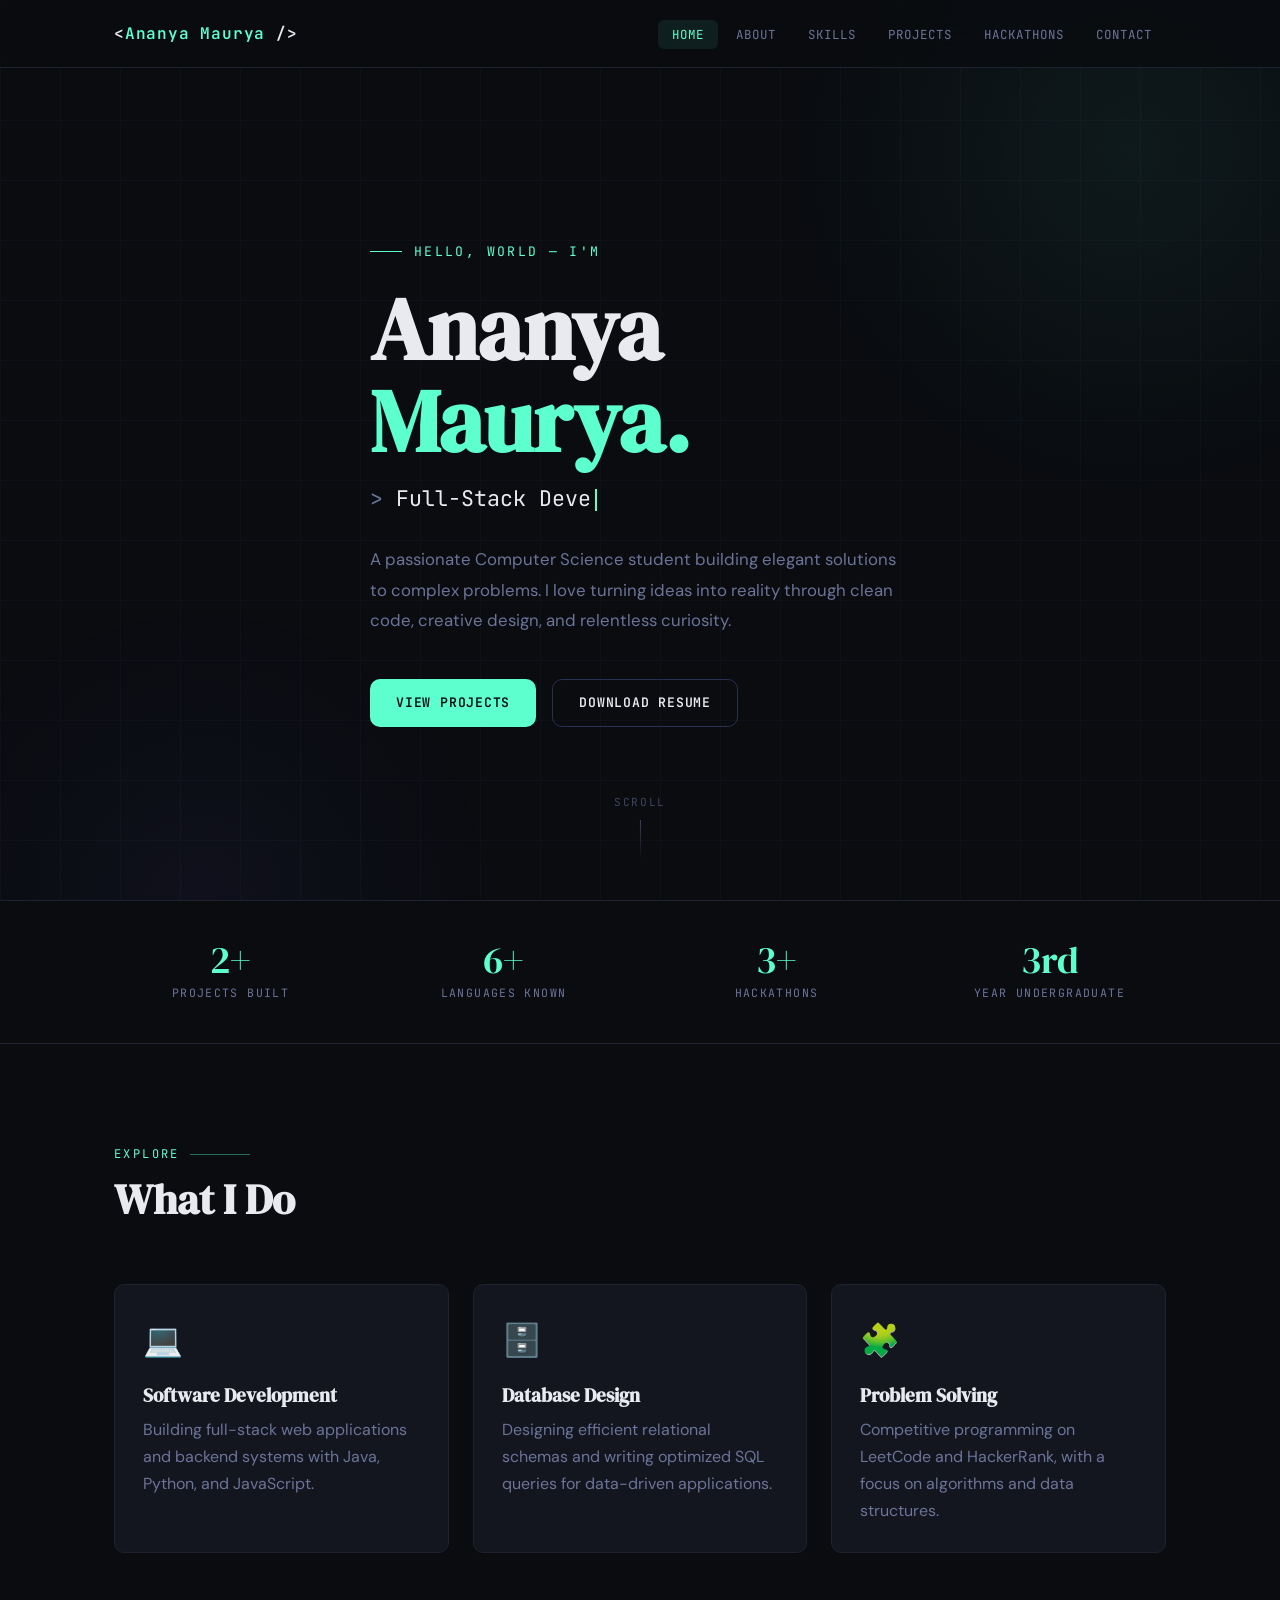
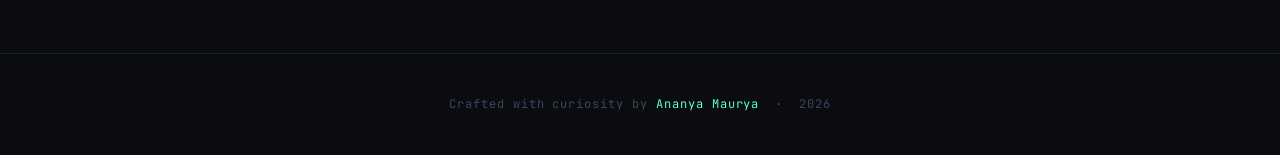
<file: index.html>
<!DOCTYPE html>
<html lang="en">
<head>
  <meta charset="UTF-8" />
  <meta name="viewport" content="width=device-width, initial-scale=1.0" />
  <meta name="description" content="Ananya Maurya — B.Tech CSE Student, Developer & Problem Solver" />
  <title>Ananya Maurya — Portfolio</title>
  <link rel="stylesheet" href="style.css" />
</head>
<body>

  <!-- ── Navbar ─────────────────────────────────────────── -->
  <nav class="navbar" role="navigation" aria-label="Main navigation">
    <div class="nav-inner">
      <a href="index.html" class="nav-logo mono">&lt;<span>Ananya Maurya</span> /&gt;</a>
      <ul class="nav-links" role="list">
        <li><a href="index.html">Home</a></li>
        <li><a href="about.html">About</a></li>
        <li><a href="skills.html">Skills</a></li>
        <li><a href="projects.html">Projects</a></li>
        <li><a href="hackathons.html">Hackathons</a></li>
        <li><a href="contact.html">Contact</a></li>
      </ul>
      <button class="nav-toggle" aria-label="Toggle menu" aria-expanded="false">
        <span></span><span></span><span></span>
      </button>
    </div>
  </nav>

  <!-- ── Hero ───────────────────────────────────────────── -->
  <main>
    <section class="hero">
      <div class="hero-glow"  aria-hidden="true"></div>
      <div class="hero-glow-2" aria-hidden="true"></div>

      <div class="container hero-content">
        <p class="hero-pretitle fade-in stagger-child">Hello, World — I'm</p>

        <h1 class="hero-name fade-in stagger-child">
          Ananya<br><span class="accent">Maurya.</span>
        </h1>

        <p class="hero-role fade-in stagger-child">
          &gt;&nbsp;<span class="role-text"></span><span class="cursor" aria-hidden="true"></span>
        </p>

        <p class="hero-desc fade-in stagger-child">
          A passionate Computer Science student building elegant solutions to complex problems.
          I love turning ideas into reality through clean code, creative design, and relentless curiosity.
        </p>

        <div class="hero-cta fade-in stagger-child">
          <a href="projects.html" class="btn btn-primary">View Projects</a>
          <a href="Ananya_resume.pdf" class="btn btn-outline" download>Download Resume</a>
        </div>
      </div>

      <div class="hero-scroll" aria-hidden="true">scroll</div>
    </section>

    <!-- ── Stats ──────────────────────────────────────────── -->
    <section class="stats-strip" aria-label="Quick stats">
      <div class="container">
        <div class="stats-grid">
          <div class="fade-in">
            <div class="stat-number">2+</div>
            <div class="stat-label">Projects Built</div>
          </div>
          <div class="fade-in">
            <div class="stat-number">6+</div>
            <div class="stat-label">Languages Known</div>
          </div>
          <div class="fade-in">
            <div class="stat-number">3+</div>
            <div class="stat-label">Hackathons</div>
          </div>
          <div class="fade-in">
            <div class="stat-number">3rd</div>
            <div class="stat-label">Year Undergraduate</div>
          </div>
        </div>
      </div>
    </section>

    <!-- ── Quick links ────────────────────────────────────── -->
    <section class="section">
      <div class="container">
        <div class="section-label">Explore</div>
        <h2 class="section-title">What I Do</h2>

        <div class="projects-grid">

          <article class="card fade-in">
            <div style="font-size:2rem;margin-bottom:16px;">💻</div>
            <h3 style="margin-bottom:10px;">Software Development</h3>
            <p>Building full-stack web applications and backend systems with Java, Python, and JavaScript.</p>
          </article>

          <article class="card fade-in">
            <div style="font-size:2rem;margin-bottom:16px;">🗄️</div>
            <h3 style="margin-bottom:10px;">Database Design</h3>
            <p>Designing efficient relational schemas and writing optimized SQL queries for data-driven applications.</p>
          </article>

          <article class="card fade-in">
            <div style="font-size:2rem;margin-bottom:16px;">🧩</div>
            <h3 style="margin-bottom:10px;">Problem Solving</h3>
            <p>Competitive programming on LeetCode and HackerRank, with a focus on algorithms and data structures.</p>
          </article>

        </div>
      </div>
    </section>
  </main>

  <!-- ── Footer ─────────────────────────────────────────── -->
  <footer class="footer" role="contentinfo">
    <div class="container">
      <p class="footer-text">
        Crafted with curiosity by <a href="index.html">Ananya Maurya</a> &nbsp;·&nbsp; 2026
      </p>
    </div>
  </footer>

  <script src="script.js"></script>
</body>
</html>
</file>
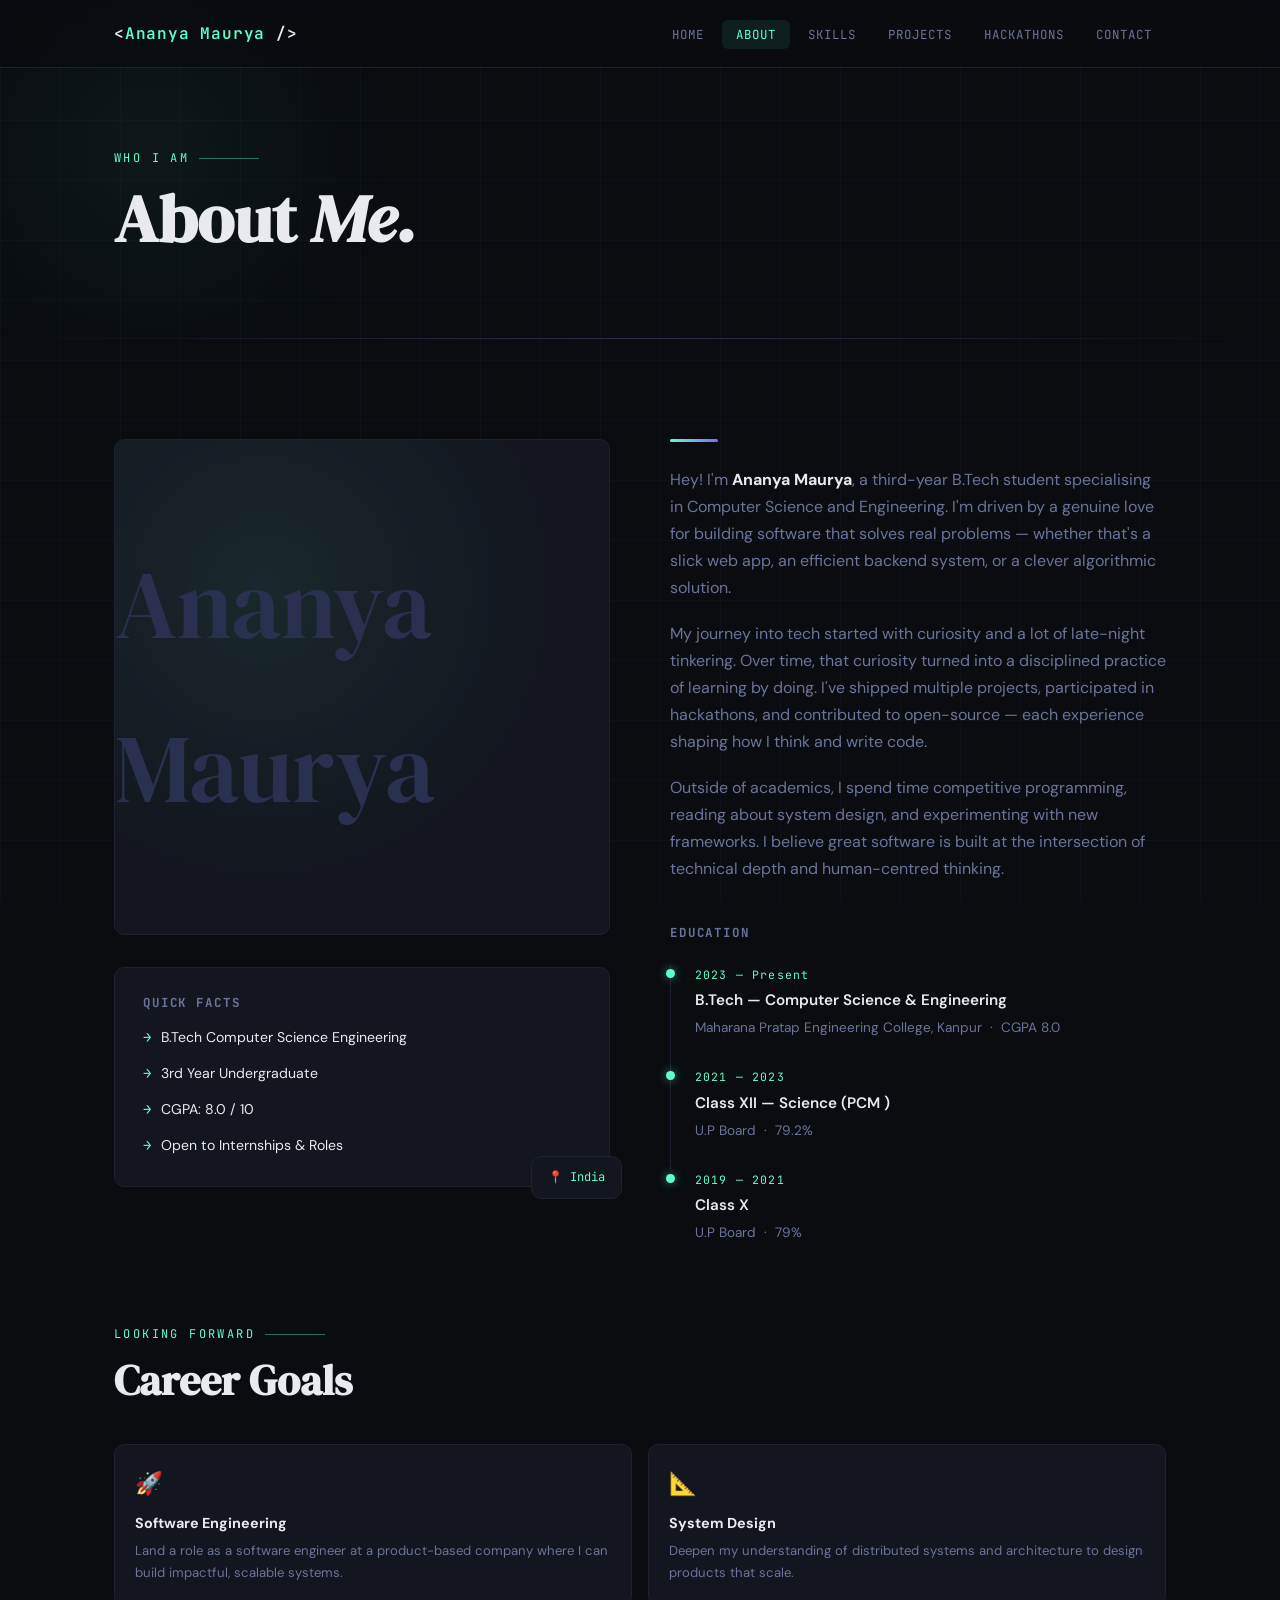
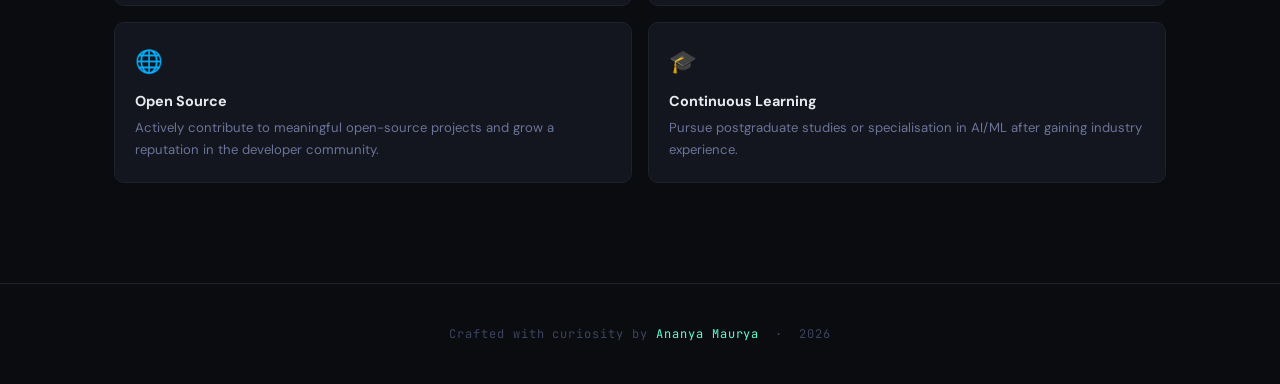
<file: about.html>
<!DOCTYPE html>
<html lang="en">
<head>
  <meta charset="UTF-8" />
  <meta name="viewport" content="width=device-width, initial-scale=1.0" />
  <meta name="description" content="About Ananya Maurya — B.Tech CSE Student" />
  <title>About — Ananya Maurya</title>
  <link rel="stylesheet" href="style.css" />
</head>
<body>

  <!-- ── Navbar ─────────────────────────────────────────── -->
  <nav class="navbar" role="navigation" aria-label="Main navigation">
    <div class="nav-inner">
      <a href="index.html" class="nav-logo mono">&lt;<span>Ananya Maurya</span> /&gt;</a>
      <ul class="nav-links" role="list">
        <li><a href="index.html">Home</a></li>
        <li><a href="about.html">About</a></li>
        <li><a href="skills.html">Skills</a></li>
        <li><a href="projects.html">Projects</a></li>
        <li><a href="hackathons.html">Hackathons</a></li>
        <li><a href="contact.html">Contact</a></li>
      </ul>
      <button class="nav-toggle" aria-label="Toggle menu" aria-expanded="false">
        <span></span><span></span><span></span>
      </button>
    </div>
  </nav>

  <main>
    <!-- ── Page Header ────────────────────────────────────── -->
    <header class="page-header">
      <div class="page-header-glow" aria-hidden="true"></div>
      <div class="container">
        <div class="section-label fade-in">Who I Am</div>
        <h1 class="fade-in">About <em>Me.</em></h1>
      </div>
    </header>

    <div class="divider"></div>

    <!-- ── About Grid ─────────────────────────────────────── -->
    <section class="section">
      <div class="container">
        <div class="about-grid">

          <!-- Avatar column -->
          <aside class="about-avatar fade-in">
            <div class="avatar-frame" aria-label="Profile photo placeholder">
              <span class="avatar-initials" aria-hidden="true">Ananya Maurya</span>
            </div>
            <div class="avatar-badge">📍 India</div>

            <!-- Quick facts card -->
            <div class="card" style="margin-top:32px;">
              <h3 style="font-size:0.78rem;letter-spacing:0.15em;text-transform:uppercase;font-family:var(--mono);color:var(--text-muted);margin-bottom:16px;">Quick Facts</h3>

              <ul style="list-style:none;display:flex;flex-direction:column;gap:12px;">
                <li style="display:flex;align-items:center;gap:10px;font-size:0.88rem;">
                  <span style="color:var(--accent);font-family:var(--mono);">→</span>
                  <span>B.Tech Computer Science Engineering</span>
                </li>
                <li style="display:flex;align-items:center;gap:10px;font-size:0.88rem;">
                  <span style="color:var(--accent);font-family:var(--mono);">→</span>
                  <span>3rd Year Undergraduate</span>
                </li>
                <li style="display:flex;align-items:center;gap:10px;font-size:0.88rem;">
                  <span style="color:var(--accent);font-family:var(--mono);">→</span>
                  <span>CGPA: 8.0 / 10</span>
                </li>
                <li style="display:flex;align-items:center;gap:10px;font-size:0.88rem;">
                  <span style="color:var(--accent);font-family:var(--mono);">→</span>
                  <span>Open to Internships & Roles</span>
                </li>
              </ul>
            </div>
          </aside>

          <!-- Text column -->
          <div class="about-text">
            <div class="glow-line"></div>

            <p class="fade-in">
              Hey! I'm <strong style="color:var(--text);">Ananya Maurya</strong>, a third-year B.Tech student
              specialising in Computer Science and Engineering. I'm driven by a genuine love for
              building software that solves real problems — whether that's a slick web app, an
              efficient backend system, or a clever algorithmic solution.
            </p>

            <p class="fade-in">
              My journey into tech started with curiosity and a lot of late-night tinkering.
              Over time, that curiosity turned into a disciplined practice of learning by doing.
              I've shipped multiple projects, participated in hackathons, and contributed to
              open-source — each experience shaping how I think and write code.
            </p>

            <p class="fade-in">
              Outside of academics, I spend time competitive programming, reading about system
              design, and experimenting with new frameworks. I believe great software is built at
              the intersection of technical depth and human-centred thinking.
            </p>

            <!-- Education timeline -->
            <div class="edu-timeline" style="margin-top:44px;">
              <h3 style="font-family:var(--mono);font-size:0.78rem;letter-spacing:0.15em;text-transform:uppercase;color:var(--text-muted);margin-bottom:24px;">Education</h3>

              <div class="edu-item fade-in">
                <div class="edu-year">2023 — Present</div>
                <div class="edu-degree">B.Tech — Computer Science &amp; Engineering</div>
                <div class="edu-school">Maharana Pratap Engineering College, Kanpur &nbsp;·&nbsp; CGPA 8.0</div>
              </div>

              <div class="edu-item fade-in">
                <div class="edu-year">2021 — 2023</div>
                <div class="edu-degree">Class XII — Science (PCM )</div>
                <div class="edu-school"> U.P Board &nbsp;·&nbsp; 79.2%</div>
              </div>

              <div class="edu-item fade-in">
                <div class="edu-year">2019 — 2021</div>
                <div class="edu-degree">Class X </div>
                <div class="edu-school"> U.P Board &nbsp;·&nbsp; 79%</div>
              </div>
            </div>
          </div>
        </div>

        <!-- Career Goals -->
        <div style="margin-top:80px;">
          <div class="section-label fade-in">Looking Forward</div>
          <h2 style="margin-bottom:40px;" class="fade-in">Career Goals</h2>

          <div class="goals-grid">
            <article class="goal-card fade-in">
              <div class="goal-icon">🚀</div>
              <h4>Software Engineering</h4>
              <p>Land a role as a software engineer at a product-based company where I can build impactful, scalable systems.</p>
            </article>

            <article class="goal-card fade-in">
              <div class="goal-icon">📐</div>
              <h4>System Design</h4>
              <p>Deepen my understanding of distributed systems and architecture to design products that scale.</p>
            </article>

            <article class="goal-card fade-in">
              <div class="goal-icon">🌐</div>
              <h4>Open Source</h4>
              <p>Actively contribute to meaningful open-source projects and grow a reputation in the developer community.</p>
            </article>

            <article class="goal-card fade-in">
              <div class="goal-icon">🎓</div>
              <h4>Continuous Learning</h4>
              <p>Pursue postgraduate studies or specialisation in AI/ML after gaining industry experience.</p>
            </article>
          </div>
        </div>
      </div>
    </section>
  </main>

  <!-- ── Footer ─────────────────────────────────────────── -->
  <footer class="footer" role="contentinfo">
    <div class="container">
      <p class="footer-text">
        Crafted with curiosity by <a href="index.html">Ananya Maurya</a> &nbsp;·&nbsp; 2026
      </p>
    </div>
  </footer>

  <script src="script.js"></script>
</body>
</html>
</file>
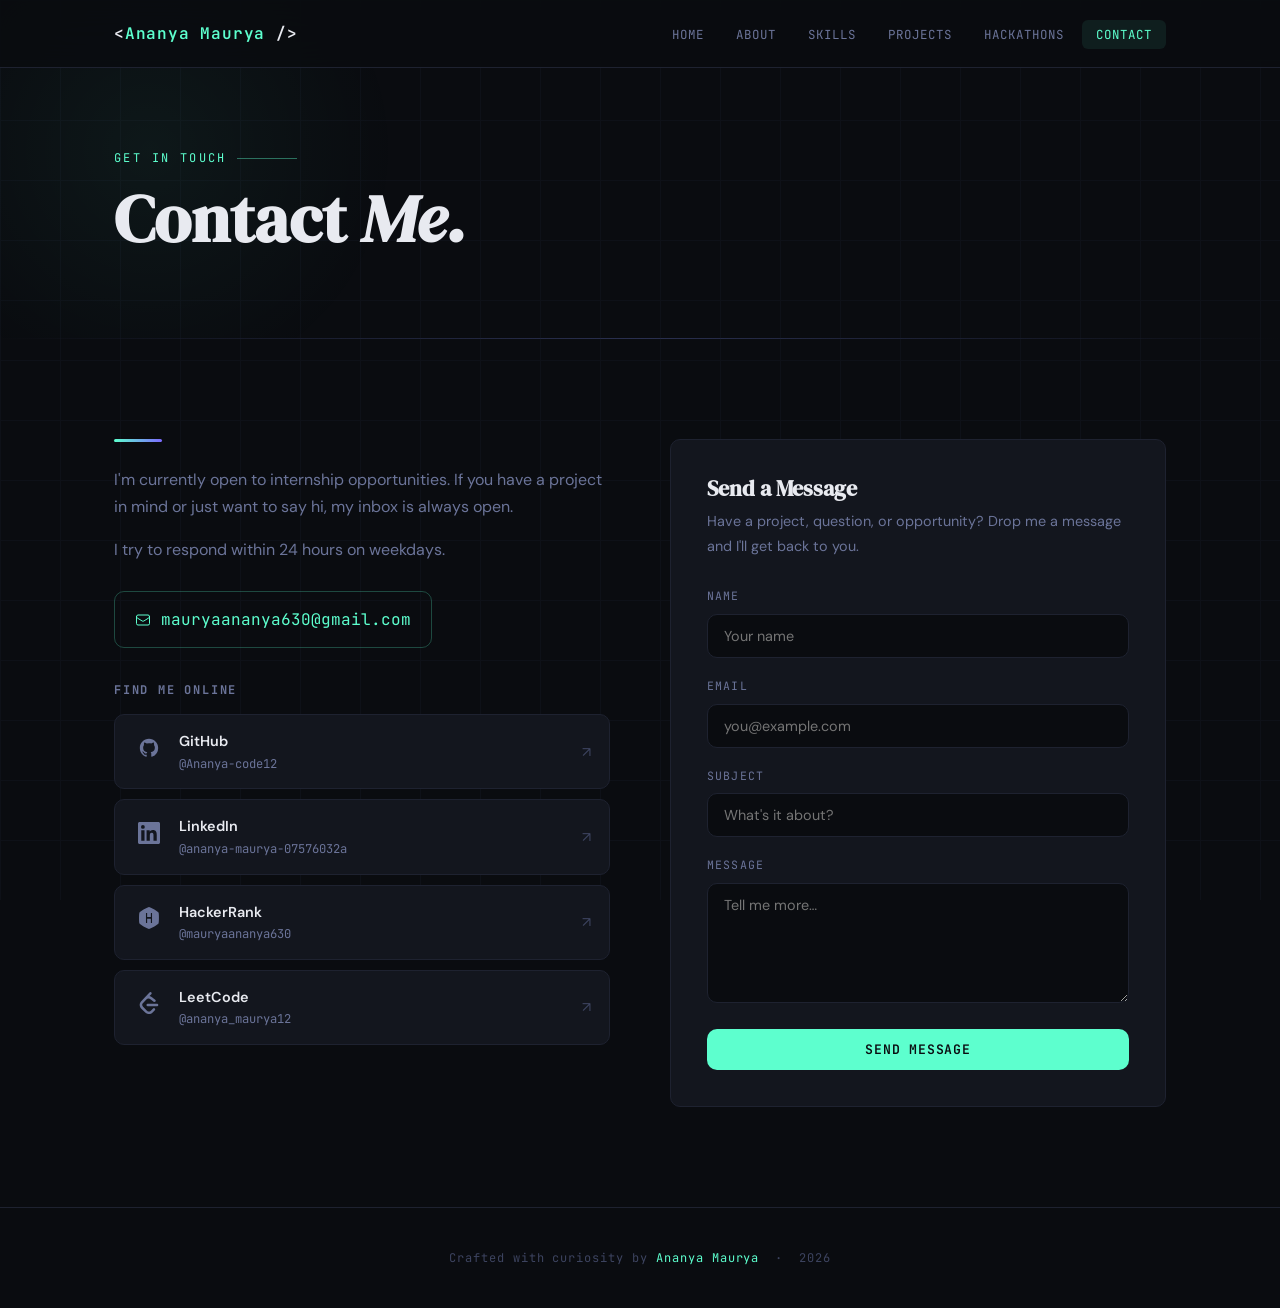
<file: contact.html>
<!DOCTYPE html>
<html lang="en">
<head>
  <meta charset="UTF-8" />
  <meta name="viewport" content="width=device-width, initial-scale=1.0" />
  <meta name="description" content="Contact — Ananya Maurya" />
  <title>Contact — Ananya Maurya</title>
  <link rel="stylesheet" href="style.css" />
</head>
<body>

  <!-- ── Navbar ─────────────────────────────────────────── -->
  <nav class="navbar" role="navigation" aria-label="Main navigation">
    <div class="nav-inner">
      <a href="index.html" class="nav-logo mono">&lt;<span>Ananya Maurya</span> /&gt;</a>
      <ul class="nav-links" role="list">
        <li><a href="index.html">Home</a></li>
        <li><a href="about.html">About</a></li>
        <li><a href="skills.html">Skills</a></li>
        <li><a href="projects.html">Projects</a></li>
        <li><a href="hackathons.html">Hackathons</a></li>
        <li><a href="contact.html">Contact</a></li>
      </ul>
      <button class="nav-toggle" aria-label="Toggle menu" aria-expanded="false">
        <span></span><span></span><span></span>
      </button>
    </div>
  </nav>

  <main>
    <!-- ── Page Header ────────────────────────────────────── -->
    <header class="page-header">
      <div class="page-header-glow" aria-hidden="true"></div>
      <div class="container">
        <div class="section-label fade-in">Get In Touch</div>
        <h1 class="fade-in">Contact <em>Me.</em></h1>
      </div>
    </header>

    <div class="divider"></div>

    <!-- ── Contact Section ────────────────────────────────── -->
    <section class="section">
      <div class="container">
        <div class="contact-grid">

          <!-- Left: Info & Social -->
          <div class="contact-intro">
            <div class="glow-line"></div>

            <p class="fade-in">
              I'm currently open to internship opportunities. If you have a project in mind or just
              want to say hi, my inbox is always open.
            </p>

            <p class="fade-in">
              I try to respond within 24 hours on weekdays.
            </p>
              
            <a href="mailto:mauryaananya630@gmail.com" class="contact-email faid-in" aria-label="Send email to Ananya">
              <svg width="16" height="16" fill="none" stroke="currentColor" stroke-width="1.5" viewBox="0 0 24 24" aria-hidden="true">
                <path stroke-linecap="round" stroke-linejoin="round" d="M21.75 6.75v10.5a2.25 2.25 0 01-2.25 2.25h-15a2.25 2.25 0 01-2.25-2.25V6.75m19.5 0A2.25 2.25 0 0019.5 4.5h-15a2.25 2.25 0 00-2.25 2.25m19.5 0v.243a2.25 2.25 0 01-1.07 1.916l-7.5 4.615a2.25 2.25 0 01-2.36 0L3.32 8.91a2.25 2.25 0 01-1.07-1.916V6.75"/>
              </svg>
              mauryaananya630@gmail.com
            </a>

            <!-- Social Links -->
            <div class="social-links fade-in">
              <h3>Find Me Online</h3>
              <div class="social-list" role="list">

                <a href="https://github.com/Ananya-code12" target="_blank" rel="noopener noreferrer"
                   class="social-link" role="listitem" aria-label="Ananya's GitHub profile">
                  <span class="social-icon" aria-hidden="true">
                    <svg width="22" height="22" viewBox="0 0 24 24" fill="currentColor">
                      <path d="M12 2C6.477 2 2 6.484 2 12.017c0 4.425 2.865 8.18 6.839 9.504.5.092.682-.217.682-.483 0-.237-.008-.868-.013-1.703-2.782.605-3.369-1.343-3.369-1.343-.454-1.158-1.11-1.466-1.11-1.466-.908-.62.069-.608.069-.608 1.003.07 1.531 1.032 1.531 1.032.892 1.53 2.341 1.088 2.91.832.092-.647.35-1.088.636-1.338-2.22-.253-4.555-1.113-4.555-4.951 0-1.093.39-1.988 1.029-2.688-.103-.253-.446-1.272.098-2.65 0 0 .84-.27 2.75 1.026A9.564 9.564 0 0112 6.844c.85.004 1.705.115 2.504.337 1.909-1.296 2.747-1.027 2.747-1.027.546 1.379.202 2.398.1 2.651.64.7 1.028 1.595 1.028 2.688 0 3.848-2.339 4.695-4.566 4.943.359.309.678.92.678 1.855 0 1.338-.012 2.419-.012 2.747 0 .268.18.58.688.482A10.019 10.019 0 0022 12.017C22 6.484 17.522 2 12 2z"/>
                    </svg>
                  </span>
                  <div class="social-info">
                    <div class="social-name">GitHub</div>
                    <div class="social-handle">@Ananya-code12</div>
                  </div>
                  <span class="social-arrow" aria-hidden="true">↗</span>
                </a>

                <a href="https://www.linkedin.com/in/ananya-maurya-07576032a/" target="_blank" rel="noopener noreferrer"
                   class="social-link" role="listitem" aria-label="Ananya's LinkedIn profile">
                  <span class="social-icon" aria-hidden="true">
                    <svg width="22" height="22" viewBox="0 0 24 24" fill="currentColor">
                      <path d="M20.447 20.452h-3.554v-5.569c0-1.328-.027-3.037-1.852-3.037-1.853 0-2.136 1.445-2.136 2.939v5.667H9.351V9h3.414v1.561h.046c.477-.9 1.637-1.85 3.37-1.85 3.601 0 4.267 2.37 4.267 5.455v6.286zM5.337 7.433a2.062 2.062 0 01-2.063-2.065 2.064 2.064 0 112.063 2.065zm1.782 13.019H3.555V9h3.564v11.452zM22.225 0H1.771C.792 0 0 .774 0 1.729v20.542C0 23.227.792 24 1.771 24h20.451C23.2 24 24 23.227 24 22.271V1.729C24 .774 23.2 0 22.222 0h.003z"/>
                    </svg>
                  </span>
                  <div class="social-info">
                    <div class="social-name">LinkedIn</div>
                    <div class="social-handle">@ananya-maurya-07576032a</div>
                  </div>
                  <span class="social-arrow" aria-hidden="true">↗</span>
                </a>

                <a href="https://www.hackerrank.com/profile/mauryaananya630" target="_blank" rel="noopener noreferrer"
                   class="social-link" role="listitem" aria-label="Ananya's HackerRank profile">
                  <span class="social-icon" aria-hidden="true">
                    <svg width="22" height="22" viewBox="0 0 24 24" fill="currentColor">
                      <path d="M12 0c1.285 0 9.75 4.886 10.392 6 .645 1.115.645 10.885 0 12S13.287 24 12 24C10.715 24 2.25 19.114 1.608 18 .963 16.886.963 7.116 1.608 6 2.252 4.886 10.715 0 12 0zm2.295 6.799c-.141 0-.258.115-.258.258v3.875H9.963V6.908c0-.141-.115-.258-.258-.258H8.963c-.141 0-.258.115-.258.258v10.185c0 .141.115.258.258.258h.742c.141 0 .258-.115.258-.258v-4.336h4.074v4.336c0 .141.115.258.258.258h.742c.141 0 .258-.115.258-.258V6.908c0-.141-.115-.258-.258-.258h-.742z"/>
                    </svg>
                  </span>
                  <div class="social-info">
                    <div class="social-name">HackerRank</div>
                    <div class="social-handle">@mauryaananya630 </div>
                  </div>
                  <span class="social-arrow" aria-hidden="true">↗</span>
                </a>

                <a href="https://leetcode.com/u/ananya_maurya12/" target="_blank" rel="noopener noreferrer"
                   class="social-link" role="listitem" aria-label="Ananya's LeetCode profile">
                  <span class="social-icon" aria-hidden="true">
                    <svg width="22" height="22" viewBox="0 0 24 24" fill="currentColor">
                      <path d="M13.483 0a1.374 1.374 0 00-.961.438L7.116 6.226l-3.854 4.126a5.266 5.266 0 00-1.209 2.104 5.35 5.35 0 00-.125.513 5.527 5.527 0 00.062 2.362 5.83 5.83 0 00.349 1.017 5.938 5.938 0 00 1.271 1.818l4.277 4.193.039.038c2.248 2.165 5.852 2.133 8.063-.074l2.396-2.392c.54-.54.54-1.414.003-1.955a1.378 1.378 0 00-1.951-.003l-2.396 2.392a3.021 3.021 0 01-4.205.038l-.02-.019-4.276-4.193c-.652-.64-.972-1.469-.948-2.263a2.68 2.68 0 01.066-.523 2.545 2.545 0 01.619-1.164L9.13 8.114c1.058-1.134 3.204-1.27 4.43-.278l3.501 2.831c.593.48 1.461.387 1.94-.207a1.384 1.384 0 00-.207-1.943l-3.5-2.831c-.8-.647-1.766-1.045-2.774-1.202l2.015-2.158A1.384 1.384 0 0013.483 0zm-2.866 12.815a1.38 1.38 0 00-1.38 1.382 1.38 1.38 0 001.38 1.382H20.79a1.38 1.38 0 001.38-1.382 1.38 1.38 0 00-1.38-1.382z"/>
                    </svg>
                  </span>
                  <div class="social-info">
                    <div class="social-name">LeetCode</div>
                    <div class="social-handle">@ananya_maurya12 </div>
                  </div>
                  <span class="social-arrow" aria-hidden="true">↗</span>
                </a>

              </div>
            </div>
          </div>

          <!-- Right: Message Form -->
          <div class="contact-panel fade-in">
            <h3>Send a Message</h3>
            <p>Have a project, question, or opportunity? Drop me a message and I'll get back to you.</p>

            <form id="contact-form" novalidate aria-label="Contact form">

              <div class="form-group">
                <label class="form-label" for="name">Name</label>
                <input class="form-input" type="text" id="name" name="name"
                       placeholder="Your name" required autocomplete="name" />
              </div>

              <div class="form-group">
                <label class="form-label" for="email">Email</label>
                <input class="form-input" type="email" id="email" name="email"
                       placeholder="you@example.com" required autocomplete="email" />
              </div>

              <div class="form-group">
                <label class="form-label" for="subject">Subject</label>
                <input class="form-input" type="text" id="subject" name="subject"
                       placeholder="What's it about?" required />
              </div>

              <div class="form-group">
                <label class="form-label" for="message">Message</label>
                <textarea class="form-textarea" id="message" name="message"
                          placeholder="Tell me more…" required></textarea>
              </div>

              <button type="submit" class="btn btn-primary" style="width:100%;justify-content:center;">
                Send Message
              </button>

            </form>
          </div>

        </div>
      </div>
    </section>
  </main>

  <!-- ── Footer ─────────────────────────────────────────── -->
  <footer class="footer" role="contentinfo">
    <div class="container">
      <p class="footer-text">
        Crafted with curiosity by <a href="index.html">Ananya Maurya</a> &nbsp;·&nbsp; 2026
      </p>
    </div>
  </footer>

  <script src="script.js"></script>
</body>
</html>
</file>
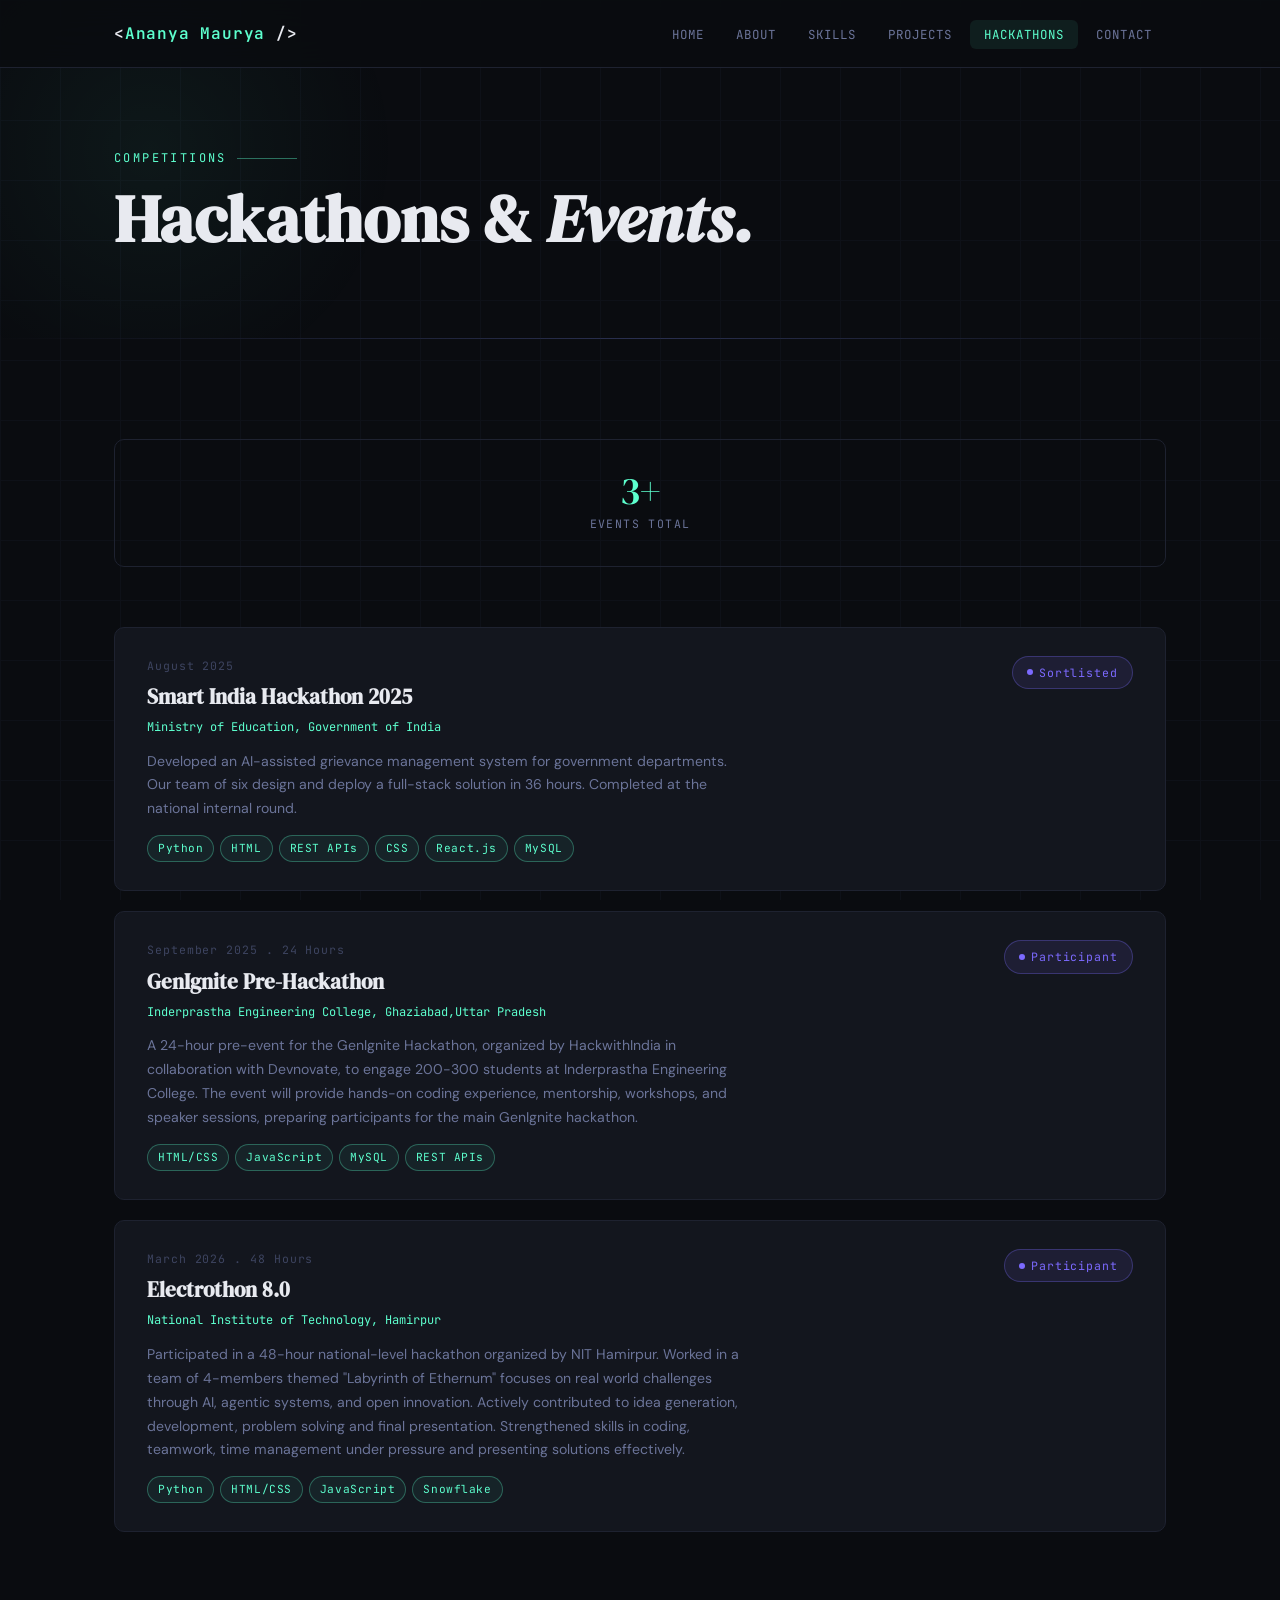
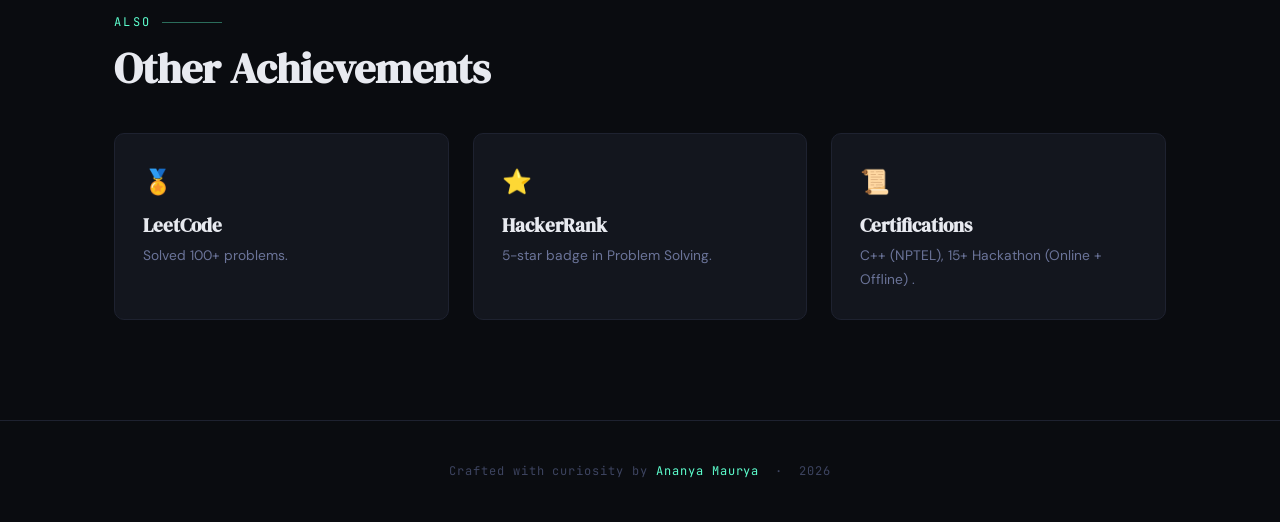
<file: hackathons.html>
<!DOCTYPE html>
<html lang="en">
<head>
  <meta charset="UTF-8" />
  <meta name="viewport" content="width=device-width, initial-scale=1.0" />
  <meta name="description" content="Hackathons — Ananya Maurya" />
  <title>Hackathons — Ananya Maurya</title>
  <link rel="stylesheet" href="style.css" />
</head>
<body>

  <!-- ── Navbar ─────────────────────────────────────────── -->
  <nav class="navbar" role="navigation" aria-label="Main navigation">
    <div class="nav-inner">
      <a href="index.html" class="nav-logo mono">&lt;<span>Ananya Maurya</span> /&gt;</a>
      <ul class="nav-links" role="list">
        <li><a href="index.html">Home</a></li>
        <li><a href="about.html">About</a></li>
        <li><a href="skills.html">Skills</a></li>
        <li><a href="projects.html">Projects</a></li>
        <li><a href="hackathons.html">Hackathons</a></li>
        <li><a href="contact.html">Contact</a></li>
      </ul>
      <button class="nav-toggle" aria-label="Toggle menu" aria-expanded="false">
        <span></span><span></span><span></span>
      </button>
    </div>
  </nav>

  <main>
    <!-- ── Page Header ────────────────────────────────────── -->
    <header class="page-header">
      <div class="page-header-glow" aria-hidden="true"></div>
      <div class="container">
        <div class="section-label fade-in">Competitions</div>
        <h1 class="fade-in">Hackathons &amp; <em>Events.</em></h1>
      </div>
    </header>

    <div class="divider"></div>

    <!-- ── Hackathons List ────────────────────────────────── -->
    <section class="section">
      <div class="container">

        <!-- Summary strip -->
        <div class="stats-strip" style="margin-bottom:60px;border-radius:var(--radius);border:1px solid var(--border);padding:32px 40px;" aria-label="Hackathon stats">
          <div class="stats-grid">
            <div class="fade-in">
              <div class="stat-number">3+</div>
              <div class="stat-label">Events Total</div>
            </div>
          </div>
        </div>

        <div class="hackathons-list">

          <!-- ── Event 1 ──────────────────────────────────── -->
          <article class="hackathon-card fade-in">
            <div class="hack-left">
              <div class="hack-meta">
                <span class="hack-date">August 2025</span>
              </div>
              <h2 class="hack-title">Smart India Hackathon 2025</h2>
              <div class="hack-org">Ministry of Education, Government of India</div>
              <p class="hack-desc">
                Developed an AI-assisted grievance management system for government departments. Our team of six design and deploy a full-stack solution in 36 hours. 
                Completed at the national internal round.
              </p>
              <div class="hack-tags">
                <span class="tag tag-accent">Python</span>
                <span class="tag tag-accent">HTML</span>
                <span class="tag tag-accent">REST APIs</span>
                <span class="tag tag-accent">CSS</span>
                <span class="tag tag-accent">React.js</span>
                <span class="tag tag-accent">MySQL</span>
              </div>
            </div>
            <div>
              <span class="status-badge status-participated">
                <span class="dot" aria-hidden="true"></span>
                Sortlisted
              </span>
            </div>
          </article>

          <!-- ── Event 2 ──────────────────────────────────── -->
          <article class="hackathon-card fade-in">
            <div class="hack-left">
              <div class="hack-meta">
                <span class="hack-date"> September 2025  . 24 Hours</span>
              </div>
              <h2 class="hack-title">GenIgnite Pre-Hackathon</h2>
              <div class="hack-org">Inderprastha Engineering College, Ghaziabad,Uttar Pradesh</div>
              <p class="hack-desc">
                A 24-hour pre-event for the GenIgnite Hackathon, organized by HackwithIndia in collaboration with Devnovate, to engage 200-300 students at Inderprastha Engineering College. The event will provide hands-on coding experience, mentorship, workshops, and speaker sessions, preparing participants for the main GenIgnite hackathon.
              </p>
              <div class="hack-tags">
                <span class="tag tag-accent">HTML/CSS</span>
                <span class="tag tag-accent">JavaScript</span>
                <span class="tag tag-accent">MySQL</span>
                <span class="tag tag-accent">REST APIs</span>
              </div>
            </div>
            <div>
              <span class="status-badge status-participated">
                <span class="dot" aria-hidden="true"></span>
                Participant
              </span>
            </div>
          </article>

          <!-- ── Event 3 ──────────────────────────────────── -->
          <article class="hackathon-card fade-in">
            <div class="hack-left">
              <div class="hack-meta">
                <span class="hack-date">March 2026 . 48 Hours</span>
              </div>
              <h2 class="hack-title">Electrothon 8.0</h2>
              <div class="hack-org"> National Institute of Technology, Hamirpur</div>
              <p class="hack-desc">
                Participated in a 48-hour national-level hackathon organized by NIT Hamirpur. Worked in a team of 4-members themed "Labyrinth of Ethernum" focuses on real world challenges through AI, agentic systems, and open innovation. Actively contributed to idea generation, development, problem solving and final presentation. Strengthened skills in coding, teamwork, time management under pressure and presenting solutions effectively.
              </p>
              <div class="hack-tags">
                <span class="tag tag-accent">Python</span>
                <span class="tag tag-accent">HTML/CSS</span>
                <span class="tag tag-accent">JavaScript</span>
                <span class="tag tag-accent">Snowflake</span>
              </div>
            </div>
            <div>
              <span class="status-badge status-participated">
                <span class="dot" aria-hidden="true"></span>
                Participant
              </span>
            </div>
          </article>

          

        </div>

        <!-- ── Other Achievements ──────────────────────────── -->
        <div style="margin-top:80px;">
          <div class="section-label fade-in">Also</div>
          <h2 style="margin-bottom:40px;" class="fade-in">Other Achievements</h2>

          <div class="projects-grid">
            <article class="card fade-in">
              <div style="font-size:1.5rem;margin-bottom:12px;">🏅</div>
              <h3 style="margin-bottom:8px;">LeetCode</h3>
              <p style="font-size:0.86rem;">Solved 100+ problems.</p>
            </article>

            <article class="card fade-in">
              <div style="font-size:1.5rem;margin-bottom:12px;">⭐</div>
              <h3 style="margin-bottom:8px;">HackerRank</h3>
              <p style="font-size:0.86rem;">5-star badge in Problem Solving. </p>
            </article>

            <article class="card fade-in">
              <div style="font-size:1.5rem;margin-bottom:12px;">📜</div>
              <h3 style="margin-bottom:8px;">Certifications</h3>
              <p style="font-size:0.86rem;">C++ (NPTEL), 15+ Hackathon (Online + Offline) .</p>
            </article>
          </div>
        </div>

      </div>
    </section>
  </main>

  <!-- ── Footer ─────────────────────────────────────────── -->
  <footer class="footer" role="contentinfo">
    <div class="container">
      <p class="footer-text">
        Crafted with curiosity by <a href="index.html">Ananya Maurya</a> &nbsp;·&nbsp; 2026
      </p>
    </div>
  </footer>

  <script src="script.js"></script>
</body>
</html>
</file>
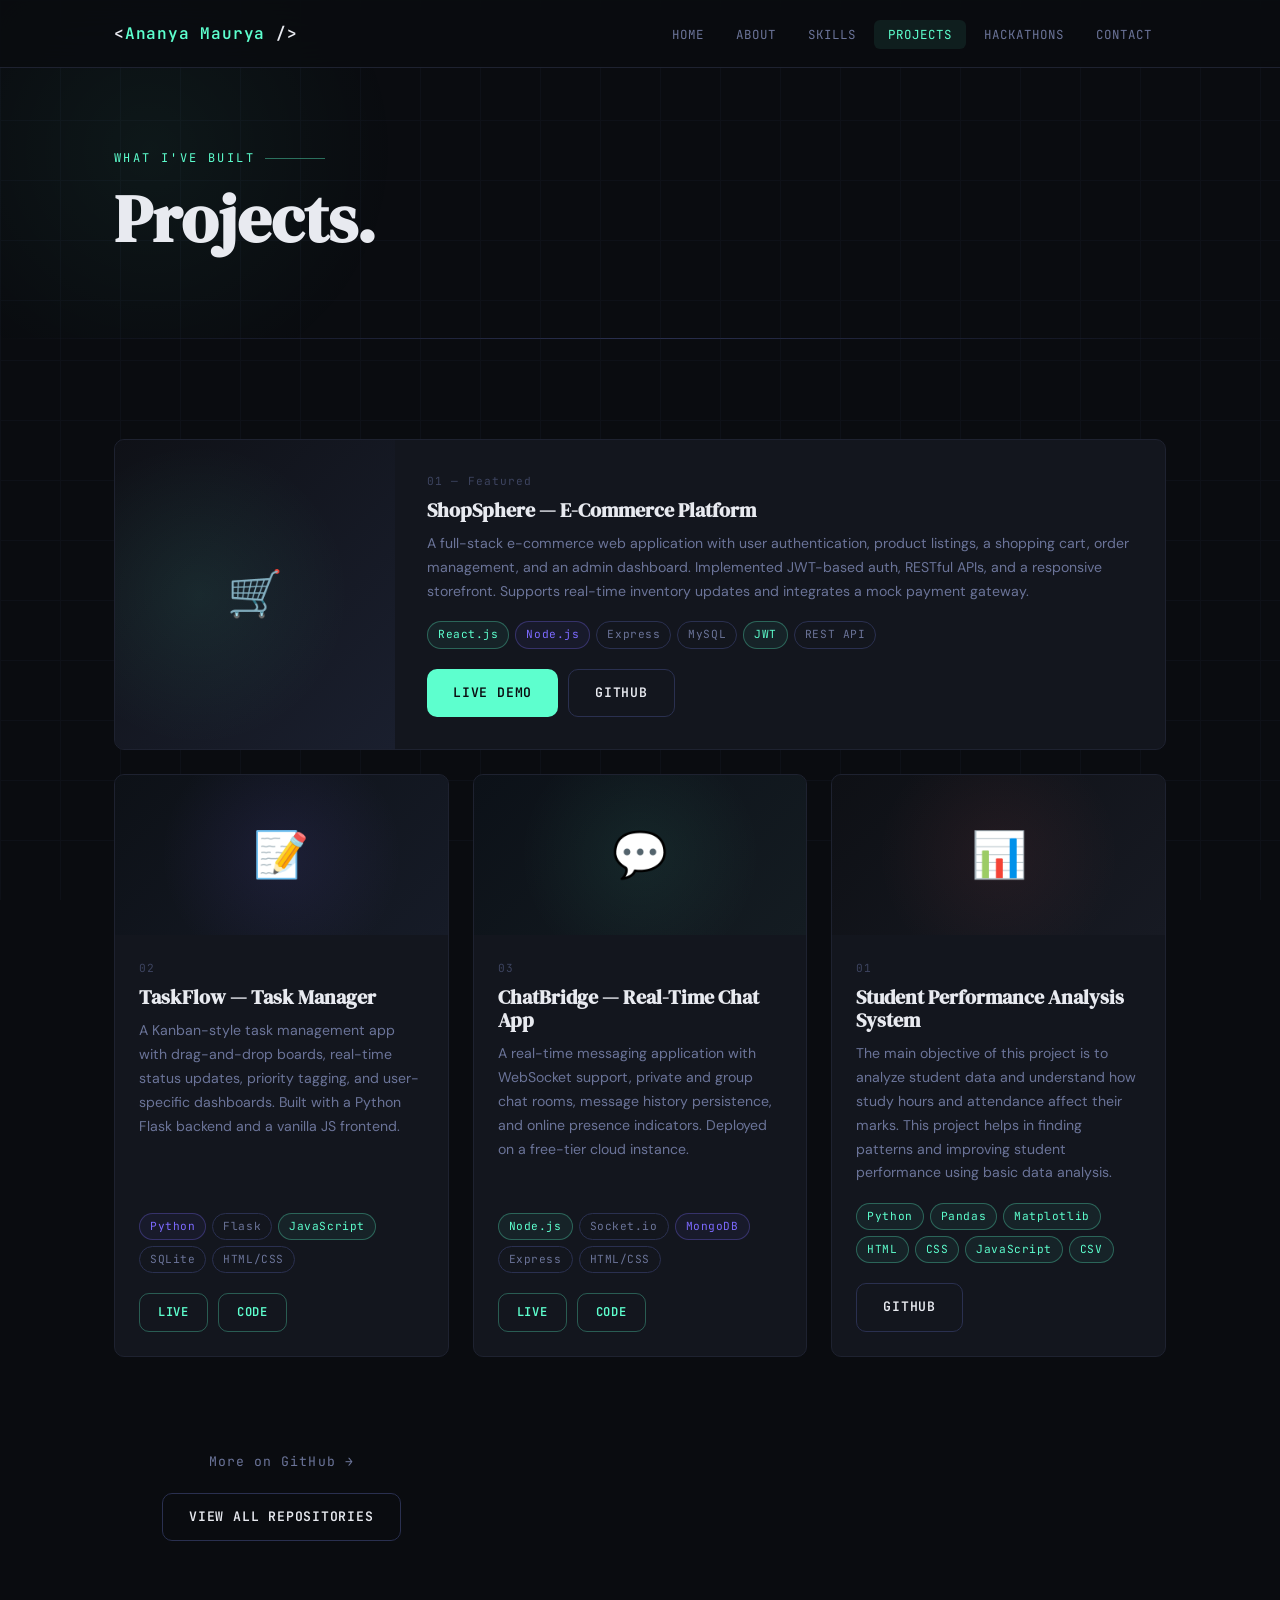
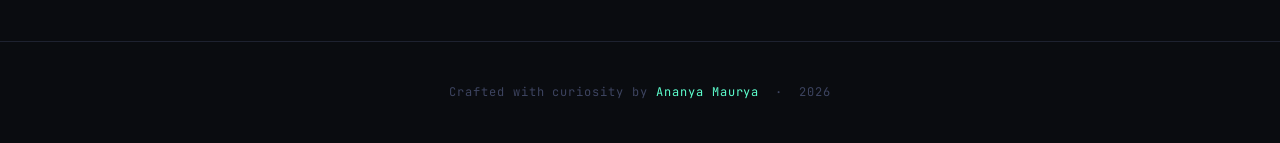
<file: projects.html>
<!DOCTYPE html>
<html lang="en">
<head>
  <meta charset="UTF-8" />
  <meta name="viewport" content="width=device-width, initial-scale=1.0" />
  <meta name="description" content="Projects — Ananya Maurya" />
  <title>Projects — Ananya Maurya</title>
  <link rel="stylesheet" href="style.css" />
</head>
<body>

  <!-- ── Navbar ─────────────────────────────────────────── -->
  <nav class="navbar" role="navigation" aria-label="Main navigation">
    <div class="nav-inner">
      <a href="index.html" class="nav-logo mono">&lt;<span>Ananya Maurya</span> /&gt;</a>
      <ul class="nav-links" role="list">
        <li><a href="index.html">Home</a></li>
        <li><a href="about.html">About</a></li>
        <li><a href="skills.html">Skills</a></li>
        <li><a href="projects.html">Projects</a></li>
        <li><a href="hackathons.html">Hackathons</a></li>
        <li><a href="contact.html">Contact</a></li>
      </ul>
      <button class="nav-toggle" aria-label="Toggle menu" aria-expanded="false">
        <span></span><span></span><span></span>
      </button>
    </div>
  </nav>

  <main>
    <!-- ── Page Header ────────────────────────────────────── -->
    <header class="page-header">
      <div class="page-header-glow" aria-hidden="true"></div>
      <div class="container">
        <div class="section-label fade-in">What I've Built</div>
        <h1 class="fade-in">Projects.</h1>
      </div>
    </header>

    <div class="divider"></div>

    <!-- ── Projects Grid ──────────────────────────────────── -->
    <section class="section">
      <div class="container">

        <div class="projects-grid">

          <!-- ── Featured Project ──────────────────────────── -->
          <article class="project-card featured fade-in">
            <div class="project-banner" style="background: linear-gradient(135deg, #0f1117 0%, #1a1f2e 100%);">
              <span class="icon">🛒</span>
              <div style="position:absolute;inset:0;background:radial-gradient(circle at 30% 50%, rgba(93,255,206,0.08), transparent 60%);"></div>
            </div>
            <div class="project-body">
              <div class="project-number">01 — Featured</div>
              <h2 class="project-title">ShopSphere — E-Commerce Platform</h2>
              <p class="project-desc">
                A full-stack e-commerce web application with user authentication, product listings,
                a shopping cart, order management, and an admin dashboard. Implemented JWT-based
                auth, RESTful APIs, and a responsive storefront. Supports real-time inventory
                updates and integrates a mock payment gateway.
              </p>
              <div class="project-stack">
                <span class="tag tag-accent">React.js</span>
                <span class="tag tag-purple">Node.js</span>
                <span class="tag">Express</span>
                <span class="tag">MySQL</span>
                <span class="tag tag-accent">JWT</span>
                <span class="tag">REST API</span>
              </div>
              <div class="project-links">
                <a href="#" class="btn btn-primary" aria-label="View live demo of ShopSphere">Live Demo</a>
                <a href="#" class="btn btn-outline" aria-label="View source code of ShopSphere">GitHub</a>
              </div>
            </div>
          </article>

          <!-- ── Project 2 ──────────────────────────────────── -->
          <article class="project-card fade-in">
            <div class="project-banner" style="background: linear-gradient(135deg, #0d1117 0%, #161b27 100%);">
              <span class="icon">📝</span>
              <div style="position:absolute;inset:0;background:radial-gradient(circle at 50% 50%, rgba(124,106,255,0.1), transparent 65%);"></div>
            </div>
            <div class="project-body">
              <div class="project-number">02</div>
              <h2 class="project-title">TaskFlow — Task Manager</h2>
              <p class="project-desc">
                A Kanban-style task management app with drag-and-drop boards, real-time status
                updates, priority tagging, and user-specific dashboards. Built with a Python
                Flask backend and a vanilla JS frontend.
              </p>
              <div class="project-stack">
                <span class="tag tag-purple">Python</span>
                <span class="tag">Flask</span>
                <span class="tag tag-accent">JavaScript</span>
                <span class="tag">SQLite</span>
                <span class="tag">HTML/CSS</span>
              </div>
              <div class="project-links">
                <a href="#" class="btn btn-ghost">Live</a>
                <a href="#" class="btn btn-ghost">Code</a>
              </div>
            </div>
          </article>

          <!-- ── Project 3 ──────────────────────────────────── -->
          <article class="project-card fade-in">
            <div class="project-banner" style="background: linear-gradient(135deg, #0c1118 0%, #141c22 100%);">
              <span class="icon">💬</span>
              <div style="position:absolute;inset:0;background:radial-gradient(circle at 50% 50%, rgba(93,255,206,0.07), transparent 65%);"></div>
            </div>
            <div class="project-body">
              <div class="project-number">03</div>
              <h2 class="project-title">ChatBridge — Real-Time Chat App</h2>
              <p class="project-desc">
                A real-time messaging application with WebSocket support, private and group chat
                rooms, message history persistence, and online presence indicators. Deployed on
                a free-tier cloud instance.
              </p>
              <div class="project-stack">
                <span class="tag tag-accent">Node.js</span>
                <span class="tag">Socket.io</span>
                <span class="tag tag-purple">MongoDB</span>
                <span class="tag">Express</span>
                <span class="tag">HTML/CSS</span>
              </div>
              <div class="project-links">
                <a href="#" class="btn btn-ghost">Live</a>
                <a href="#" class="btn btn-ghost">Code</a>
              </div>
            </div>
          </article>

          <!-- ── Project 1 ──────────────────────────────────── -->
          <article class="project-card fade-in">
            <div class="project-banner" style="background: linear-gradient(135deg, #0e1015 0%, #171a23 100%);">
              <span class="icon">📊</span>
              <div style="position:absolute;inset:0;background:radial-gradient(circle at 50% 50%, rgba(255,107,107,0.07), transparent 65%);"></div>
            </div>
            <div class="project-body">
              <div class="project-number">01</div>
              <h2 class="project-title">Student Performance Analysis System</h2>
              <p class="project-desc">
                The main objective of this project is to analyze student data and understand how study hours and attendance affect their marks. This project helps in finding patterns and improving student performance using basic data analysis.
              </p>
              <div class="project-stack">
                <span class="tag tag-accent">Python</span>
                <span class="tag tag-accent">Pandas</span>
                <span class="tag tag-accent">Matplotlib</span>
                <span class="tag tag-accent">HTML</span>
                <span class="tag tag-accent">CSS</span>
                <span class="tag tag-accent">JavaScript</span>
                <span class="tag tag-accent">CSV</span>
              </div>
              <div class="project-links">
                <a href="https://github.com/Ananya-code12/Student-performance-analysis-system.git" class="btn btn-outline">GITHUB</a>
              </div>
            </div>
        </article>

        <!-- ── CTA ────────────────────────────────────────────── -->
        <div style="text-align:center;margin-top:70px;" class="fade-in">
          <p style="margin-bottom:20px;font-family:var(--mono);font-size:0.82rem;color:var(--text-muted);letter-spacing:0.08em;">
            More on GitHub →
          </p>
          <a href="https://github.com/Ananya-code12?tab=repositories" target="_blank" rel="noopener noreferrer" class="btn btn-outline">
            View All Repositories
          </a>
        </div>

      </div>
    </section>
  </main>

  <!-- ── Footer ─────────────────────────────────────────── -->
  <footer class="footer" role="contentinfo">
    <div class="container">
      <p class="footer-text">
        Crafted with curiosity by <a href="index.html">Ananya Maurya</a> &nbsp;·&nbsp; 2026
      </p>
    </div>
  </footer>

  <script src="script.js"></script>
</body>
</html>
</file>
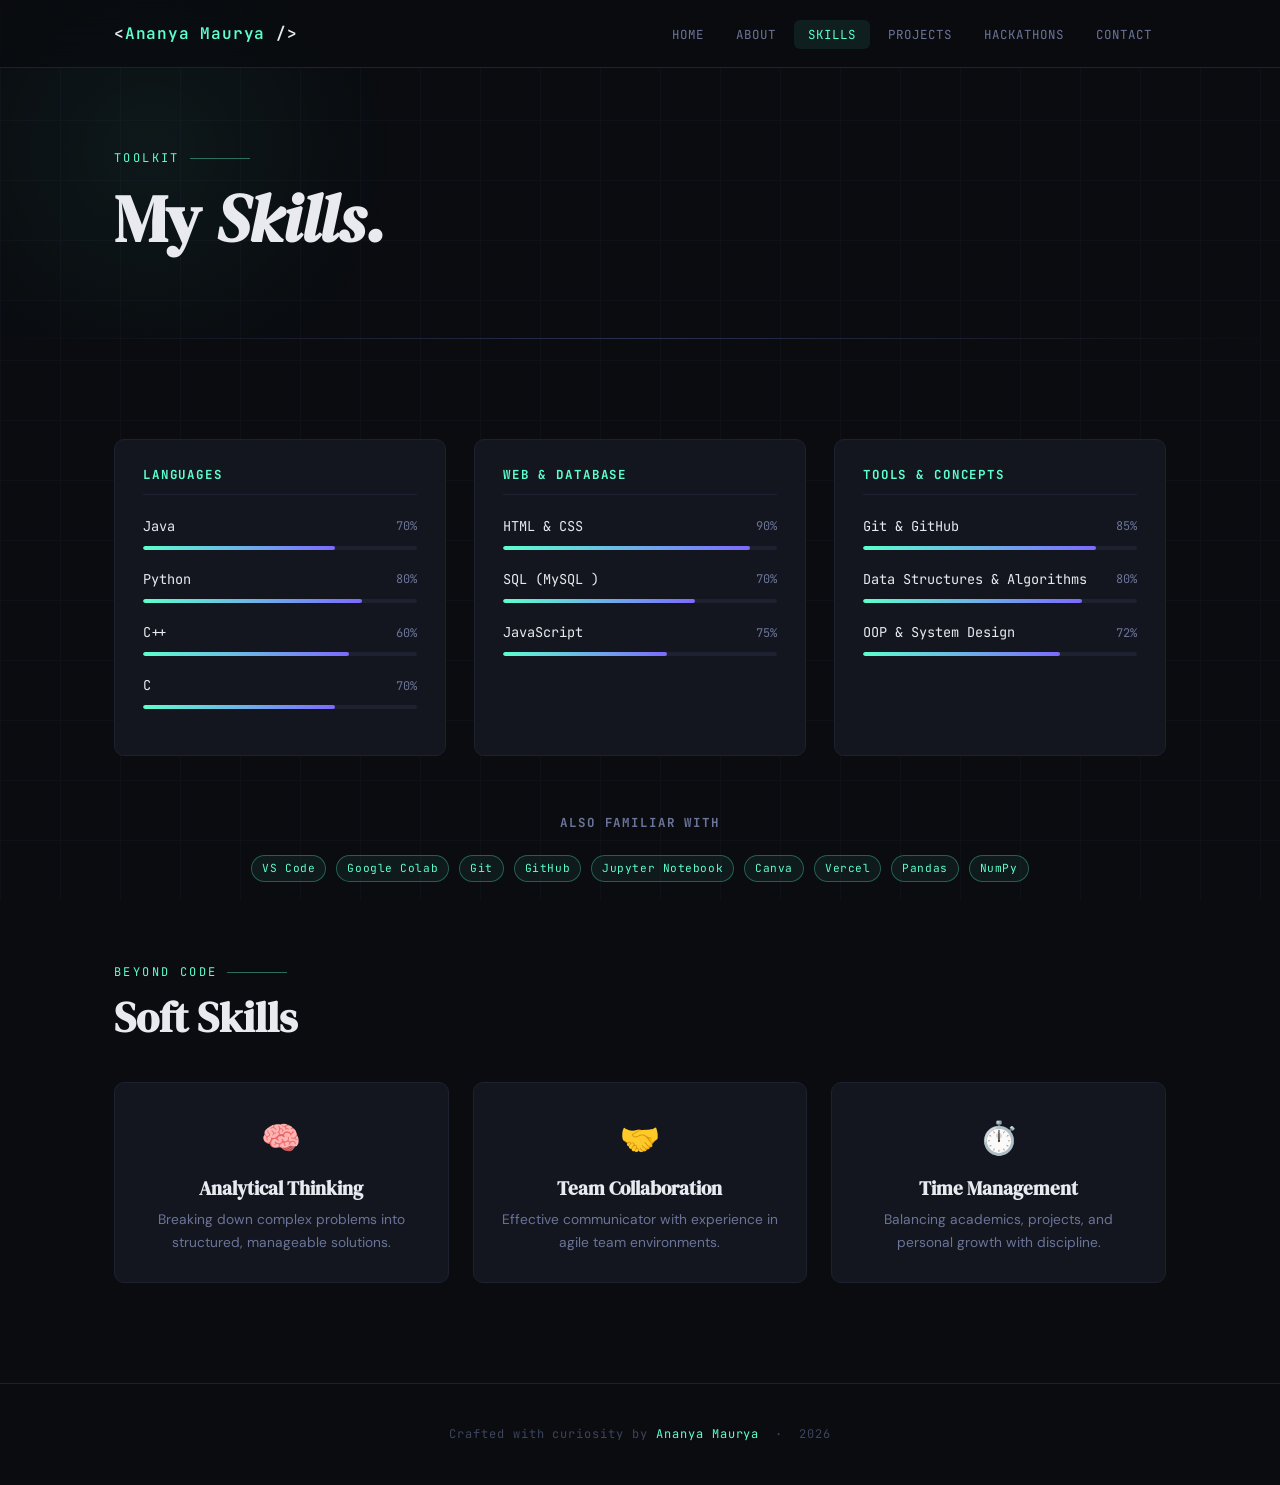
<file: skills.html>
<!DOCTYPE html>
<html lang="en">
<head>
  <meta charset="UTF-8" />
  <meta name="viewport" content="width=device-width, initial-scale=1.0" />
  <meta name="description" content="Skills — Ananya Maurya" />
  <title>Skills — Ananya Maurya</title>
  <link rel="stylesheet" href="style.css" />
</head>
<body>

  <!-- ── Navbar ─────────────────────────────────────────── -->
  <nav class="navbar" role="navigation" aria-label="Main navigation">
    <div class="nav-inner">
      <a href="index.html" class="nav-logo mono">&lt;<span>Ananya Maurya</span> /&gt;</a>
      <ul class="nav-links" role="list">
        <li><a href="index.html">Home</a></li>
        <li><a href="about.html">About</a></li>
        <li><a href="skills.html">Skills</a></li>
        <li><a href="projects.html">Projects</a></li>
        <li><a href="hackathons.html">Hackathons</a></li>
        <li><a href="contact.html">Contact</a></li>
      </ul>
      <button class="nav-toggle" aria-label="Toggle menu" aria-expanded="false">
        <span></span><span></span><span></span>
      </button>
    </div>
  </nav>

  <main>
    <!-- ── Page Header ────────────────────────────────────── -->
    <header class="page-header">
      <div class="page-header-glow" aria-hidden="true"></div>
      <div class="container">
        <div class="section-label fade-in">Toolkit</div>
        <h1 class="fade-in">My <em>Skills.</em></h1>
      </div>
    </header>

    <div class="divider"></div>

    <!-- ── Skills Section ─────────────────────────────────── -->
    <section class="section">
      <div class="container">

        <div class="skills-categories fade-in">

          <!-- Languages -->
          <div class="skill-category card">
            <h3>Languages</h3>

            <div class="skill-item">
              <div class="skill-header">
                <span class="skill-name">Java</span>
                <span class="skill-pct">70%</span>
              </div>
              <div class="skill-bar">
                <div class="skill-fill" style="--w:70%"></div>
              </div>
            </div>

            <div class="skill-item">
              <div class="skill-header">
                <span class="skill-name">Python</span>
                <span class="skill-pct">80%</span>
              </div>
              <div class="skill-bar">
                <div class="skill-fill" style="--w:80%"></div>
              </div>
            </div>

            <div class="skill-item">
              <div class="skill-header">
                <span class="skill-name">C++</span>
                <span class="skill-pct">60%</span>
              </div>
              <div class="skill-bar">
                <div class="skill-fill" style="--w:75%"></div>
              </div>
            </div>

            <div class="skill-item">
              <div class="skill-header">
                <span class="skill-name">C </span>
                <span class="skill-pct">70%</span>
              </div>
              <div class="skill-bar">
                <div class="skill-fill" style="--w:70%"></div>
              </div>
            </div>
          </div>

          <!-- Web & Database -->
          <div class="skill-category card">
            <h3>Web &amp; Database</h3>

            <div class="skill-item">
              <div class="skill-header">
                <span class="skill-name">HTML &amp; CSS</span>
                <span class="skill-pct">90%</span>
              </div>
              <div class="skill-bar">
                <div class="skill-fill" style="--w:90%"></div>
              </div>
            </div>

            <div class="skill-item">
              <div class="skill-header">
                <span class="skill-name">SQL (MySQL )</span>
                <span class="skill-pct">70%</span>
              </div>
              <div class="skill-bar">
                <div class="skill-fill" style="--w:70%"></div>
              </div>
            </div>

            <div class="skill-item">
              <div class="skill-header">
                <span class="skill-name">JavaScript</span>
                <span class="skill-pct">75%</span>
              </div>
              <div class="skill-bar">
                <div class="skill-fill" style="--w:60%"></div>
              </div>
            </div>
          </div>

          <!-- Tools & Concepts -->
          <div class="skill-category card">
            <h3>Tools &amp; Concepts</h3>

            <div class="skill-item">
              <div class="skill-header">
                <span class="skill-name">Git &amp; GitHub</span>
                <span class="skill-pct">85%</span>
              </div>
              <div class="skill-bar">
                <div class="skill-fill" style="--w:85%"></div>
              </div>
            </div>

            <div class="skill-item">
              <div class="skill-header">
                <span class="skill-name">Data Structures &amp; Algorithms</span>
                <span class="skill-pct">80%</span>
              </div>
              <div class="skill-bar">
                <div class="skill-fill" style="--w:80%"></div>
              </div>
            </div>

            <div class="skill-item">
              <div class="skill-header">
                <span class="skill-name">OOP &amp; System Design</span>
                <span class="skill-pct">72%</span>
              </div>
              <div class="skill-bar">
                <div class="skill-fill" style="--w:72%"></div>
              </div>
            </div>
          </div>

        </div>

        <!-- ── Tech Cloud ──────────────────────────────────── -->
        <div class="tech-cloud fade-in">
          <h3>Also familiar with</h3>
          <div class="tech-tags">
            <span class="tag tag-accent">VS Code</span>
            <span class="tag tag-accent">Google Colab</span>
            <span class="tag tag-accent">Git</span>
            <span class="tag tag-accent">GitHub</span>
            <span class="tag tag-accent">Jupyter Notebook</span>
            <span class="tag tag-accent">Canva</span>
            <span class="tag tag-accent">Vercel</span>
            <span class="tag tag-accent">Pandas</span>
            <span class="tag tag-accent">NumPy</span>
          </div>
        </div>

        <!-- ── Soft Skills ─────────────────────────────────── -->
        <div style="margin-top:80px;">
          <div class="section-label fade-in">Beyond Code</div>
          <h2 style="margin-bottom:40px;" class="fade-in">Soft Skills</h2>

          <div class="projects-grid">
            <article class="card fade-in" style="text-align:center;">
              <div style="font-size:2rem;margin-bottom:12px;">🧠</div>
              <h3 style="margin-bottom:8px;">Analytical Thinking</h3>
              <p style="font-size:0.86rem;">Breaking down complex problems into structured, manageable solutions.</p>
            </article>

            <article class="card fade-in" style="text-align:center;">
              <div style="font-size:2rem;margin-bottom:12px;">🤝</div>
              <h3 style="margin-bottom:8px;">Team Collaboration</h3>
              <p style="font-size:0.86rem;">Effective communicator with experience in agile team environments.</p>
            </article>

            <article class="card fade-in" style="text-align:center;">
              <div style="font-size:2rem;margin-bottom:12px;">⏱️</div>
              <h3 style="margin-bottom:8px;">Time Management</h3>
              <p style="font-size:0.86rem;">Balancing academics, projects, and personal growth with discipline.</p>
            </article>
          </div>
        </div>

      </div>
    </section>
  </main>

  <!-- ── Footer ─────────────────────────────────────────── -->
  <footer class="footer" role="contentinfo">
    <div class="container">
      <p class="footer-text">
        Crafted with curiosity by <a href="index.html">Ananya Maurya</a> &nbsp;·&nbsp; 2026
      </p>
    </div>
  </footer>

  <script src="script.js"></script>
</body>
</html>
</file>
<file: style.css>
/* ============================================================
   PORTFOLIO — style.css
   Theme: Dark terminal-meets-editorial
   Fonts: DM Serif Display + JetBrains Mono + DM Sans
   ============================================================ */
 
@import url('https://fonts.googleapis.com/css2?family=DM+Serif+Display:ital@0;1&family=JetBrains+Mono:wght@300;400;600&family=DM+Sans:ital,opsz,wght@0,9..40,300;0,9..40,400;0,9..40,500;0,9..40,600;1,9..40,300&display=swap');
 
/* ── Variables ───────────────────────────────────────────── */
:root {
  --bg:          #0a0c10;
  --bg-2:        #0f1117;
  --bg-card:     #13161e;
  --border:      #1e2230;
  --border-glow: #2a3050;
  --accent:      #5dffce;
  --accent-2:    #7c6aff;
  --accent-warm: #ff6b6b;
  --text:        #e8eaf0;
  --text-muted:  #6b7499;
  --text-dim:    #3d4460;
  --mono:        'JetBrains Mono', monospace;
  --serif:       'DM Serif Display', serif;
  --sans:        'DM Sans', sans-serif;
  --radius:      10px;
  --nav-h:       68px;
  --transition:  0.3s cubic-bezier(0.4, 0, 0.2, 1);
}
 
/* ── Reset ───────────────────────────────────────────────── */
*, *::before, *::after { box-sizing: border-box; margin: 0; padding: 0; }
 
html { scroll-behavior: smooth; font-size: 16px; }
 
body {
  font-family: var(--sans);
  background: var(--bg);
  color: var(--text);
  line-height: 1.7;
  min-height: 100vh;
  overflow-x: hidden;
}
 
/* Background grid texture */
body::before {
  content: '';
  position: fixed;
  inset: 0;
  background-image:
    linear-gradient(var(--border) 1px, transparent 1px),
    linear-gradient(90deg, var(--border) 1px, transparent 1px);
  background-size: 60px 60px;
  opacity: 0.25;
  pointer-events: none;
  z-index: 0;
}
 
/* ── Typography ──────────────────────────────────────────── */
h1, h2, h3 { font-family: var(--serif); line-height: 1.15; color: var(--text); }
h1 { font-size: clamp(2.4rem, 6vw, 4.2rem); }
h2 { font-size: clamp(1.8rem, 4vw, 2.6rem); }
h3 { font-size: 1.2rem; }
p  { color: var(--text-muted); }
a  { color: inherit; text-decoration: none; }
 
.mono { font-family: var(--mono); }
 
/* ── Layout helpers ──────────────────────────────────────── */
.container {
  max-width: 1100px;
  margin: 0 auto;
  padding: 0 24px;
  position: relative;
  z-index: 1;
}
 
.section {
  padding: 100px 0;
}
 
.section-label {
  font-family: var(--mono);
  font-size: 0.75rem;
  letter-spacing: 0.2em;
  text-transform: uppercase;
  color: var(--accent);
  margin-bottom: 12px;
  display: flex;
  align-items: center;
  gap: 10px;
}
.section-label::after {
  content: '';
  flex: 1;
  max-width: 60px;
  height: 1px;
  background: var(--accent);
  opacity: 0.4;
}
 
.section-title {
  margin-bottom: 60px;
}
 
/* ── Navbar ──────────────────────────────────────────────── */
.navbar {
  position: fixed;
  top: 0; left: 0; right: 0;
  height: var(--nav-h);
  z-index: 1000;
  background: rgba(10, 12, 16, 0.85);
  backdrop-filter: blur(18px);
  -webkit-backdrop-filter: blur(18px);
  border-bottom: 1px solid var(--border);
  display: flex;
  align-items: center;
}
 
.nav-inner {
  width: 100%;
  max-width: 1100px;
  margin: 0 auto;
  padding: 0 24px;
  display: flex;
  align-items: center;
  justify-content: space-between;
}
 
.nav-logo {
  font-family: var(--mono);
  font-size: 1rem;
  font-weight: 600;
  color: var(--text);
  letter-spacing: 0.05em;
}
 
.nav-logo span { color: var(--accent); }
 
.nav-links {
  display: flex;
  align-items: center;
  gap: 4px;
  list-style: none;
}
 
.nav-links a {
  font-family: var(--mono);
  font-size: 0.78rem;
  letter-spacing: 0.08em;
  text-transform: uppercase;
  color: var(--text-muted);
  padding: 6px 14px;
  border-radius: 6px;
  transition: color var(--transition), background var(--transition);
}
 
.nav-links a:hover {
  color: var(--text);
  background: var(--bg-card);
}
 
.nav-links a.active {
  color: var(--accent);
  background: rgba(93, 255, 206, 0.08);
}
 
/* Hamburger */
.nav-toggle {
  display: none;
  flex-direction: column;
  gap: 5px;
  cursor: pointer;
  padding: 6px;
  background: none;
  border: none;
}
.nav-toggle span {
  display: block;
  width: 24px;
  height: 2px;
  background: var(--text);
  border-radius: 2px;
  transition: var(--transition);
}
.nav-toggle.open span:nth-child(1) { transform: translateY(7px) rotate(45deg); }
.nav-toggle.open span:nth-child(2) { opacity: 0; }
.nav-toggle.open span:nth-child(3) { transform: translateY(-7px) rotate(-45deg); }
 
/* ── Buttons ─────────────────────────────────────────────── */
.btn {
  display: inline-flex;
  align-items: center;
  gap: 8px;
  padding: 12px 26px;
  border-radius: var(--radius);
  font-family: var(--mono);
  font-size: 0.82rem;
  font-weight: 600;
  letter-spacing: 0.06em;
  text-transform: uppercase;
  cursor: pointer;
  border: none;
  transition: var(--transition);
}
 
.btn-primary {
  background: var(--accent);
  color: #0a0c10;
}
.btn-primary:hover {
  background: #fff;
  transform: translateY(-2px);
  box-shadow: 0 0 30px rgba(93, 255, 206, 0.35);
}
 
.btn-outline {
  background: transparent;
  color: var(--text);
  border: 1px solid var(--border-glow);
}
.btn-outline:hover {
  border-color: var(--accent);
  color: var(--accent);
  transform: translateY(-2px);
}
 
.btn-ghost {
  background: transparent;
  color: var(--accent);
  border: 1px solid rgba(93,255,206,0.3);
  padding: 8px 18px;
  font-size: 0.76rem;
}
.btn-ghost:hover {
  background: rgba(93,255,206,0.08);
  border-color: var(--accent);
}
 
/* ── Card base ───────────────────────────────────────────── */
.card {
  background: var(--bg-card);
  border: 1px solid var(--border);
  border-radius: var(--radius);
  padding: 28px;
  transition: border-color var(--transition), transform var(--transition), box-shadow var(--transition);
}
.card:hover {
  border-color: var(--border-glow);
  transform: translateY(-4px);
  box-shadow: 0 16px 48px rgba(0,0,0,0.4);
}
 
/* ── Tag / Badge ─────────────────────────────────────────── */
.tag {
  display: inline-block;
  font-family: var(--mono);
  font-size: 0.7rem;
  padding: 3px 10px;
  border-radius: 100px;
  border: 1px solid var(--border-glow);
  color: var(--text-muted);
  letter-spacing: 0.05em;
}
 
.tag-accent {
  border-color: rgba(93,255,206,0.3);
  color: var(--accent);
  background: rgba(93,255,206,0.06);
}
 
.tag-purple {
  border-color: rgba(124,106,255,0.3);
  color: var(--accent-2);
  background: rgba(124,106,255,0.06);
}
 
.tag-red {
  border-color: rgba(255,107,107,0.3);
  color: var(--accent-warm);
  background: rgba(255,107,107,0.06);
}
 
/* ── Divider ─────────────────────────────────────────────── */
.divider {
  height: 1px;
  background: linear-gradient(90deg, transparent, var(--border-glow), transparent);
  margin: 0;
}
 
/* ── Scroll fade-in ──────────────────────────────────────── */
.fade-in {
  opacity: 0;
  transform: translateY(24px);
  transition: opacity 0.6s ease, transform 0.6s ease;
}
.fade-in.visible {
  opacity: 1;
  transform: translateY(0);
}
 
/* ── Cursor blink ────────────────────────────────────────── */
.cursor {
  display: inline-block;
  width: 2px;
  height: 1em;
  background: var(--accent);
  margin-left: 4px;
  vertical-align: middle;
  animation: blink 1s step-end infinite;
}
@keyframes blink { 50% { opacity: 0; } }
 
/* ── Glow line decoration ────────────────────────────────── */
.glow-line {
  width: 48px;
  height: 3px;
  background: linear-gradient(90deg, var(--accent), var(--accent-2));
  border-radius: 2px;
  margin-bottom: 24px;
}
 
/* ============================================================
   HOME PAGE
   ============================================================ */
 
.hero {
  min-height: 100vh;
  display: flex;
  align-items: center;
  position: relative;
  overflow: hidden;
}
 
.hero-glow {
  position: absolute;
  top: -200px;
  right: -200px;
  width: 700px;
  height: 700px;
  background: radial-gradient(circle, rgba(93,255,206,0.06) 0%, transparent 70%);
  pointer-events: none;
}
 
.hero-glow-2 {
  position: absolute;
  bottom: -300px;
  left: -100px;
  width: 600px;
  height: 600px;
  background: radial-gradient(circle, rgba(124,106,255,0.05) 0%, transparent 70%);
  pointer-events: none;
}
 
.hero-content {
  padding-top: var(--nav-h);
  position: relative;
  z-index: 1;
}
 
.hero-pretitle {
  font-family: var(--mono);
  font-size: 0.82rem;
  color: var(--accent);
  letter-spacing: 0.18em;
  text-transform: uppercase;
  margin-bottom: 20px;
  display: flex;
  align-items: center;
  gap: 12px;
}
 
.hero-pretitle::before {
  content: '';
  width: 32px;
  height: 1px;
  background: var(--accent);
}
 
.hero-name {
  font-family: var(--serif);
  font-size: clamp(3rem, 8vw, 5.5rem);
  line-height: 1.05;
  margin-bottom: 12px;
}
 
.hero-name .accent { color: var(--accent); }
 
.hero-role {
  font-family: var(--mono);
  font-size: clamp(1rem, 2.5vw, 1.35rem);
  color: var(--text-muted);
  margin-bottom: 28px;
}
 
.hero-role .role-text { color: var(--text); }
 
.hero-desc {
  max-width: 540px;
  font-size: 1.05rem;
  color: var(--text-muted);
  margin-bottom: 44px;
  line-height: 1.8;
}
 
.hero-cta {
  display: flex;
  gap: 16px;
  flex-wrap: wrap;
}
 
.hero-scroll {
  position: absolute;
  bottom: 40px;
  left: 50%;
  transform: translateX(-50%);
  display: flex;
  flex-direction: column;
  align-items: center;
  gap: 8px;
  font-family: var(--mono);
  font-size: 0.7rem;
  letter-spacing: 0.15em;
  text-transform: uppercase;
  color: var(--text-dim);
  animation: bounce 2s ease-in-out infinite;
}
 
.hero-scroll::after {
  content: '';
  width: 1px;
  height: 40px;
  background: linear-gradient(to bottom, var(--text-dim), transparent);
}
 
@keyframes bounce {
  0%, 100% { transform: translateX(-50%) translateY(0); }
  50%       { transform: translateX(-50%) translateY(-8px); }
}
 
/* Stats strip */
.stats-strip {
  padding: 40px 0;
  border-top: 1px solid var(--border);
  border-bottom: 1px solid var(--border);
}
 
.stats-grid {
  display: grid;
  grid-template-columns: repeat(auto-fit, minmax(160px, 1fr));
  gap: 40px;
  text-align: center;
}
 
.stat-number {
  font-family: var(--serif);
  font-size: 2.4rem;
  color: var(--accent);
  line-height: 1;
  margin-bottom: 4px;
}
 
.stat-label {
  font-family: var(--mono);
  font-size: 0.72rem;
  letter-spacing: 0.12em;
  text-transform: uppercase;
  color: var(--text-muted);
}
 
/* ============================================================
   ABOUT PAGE
   ============================================================ */
 
.about-grid {
  display: grid;
  grid-template-columns: 1fr 1fr;
  gap: 60px;
  align-items: start;
}
 
.about-avatar {
  position: relative;
}
 
.avatar-frame {
  width: 100%;
  aspect-ratio: 1;
  background: var(--bg-card);
  border: 1px solid var(--border);
  border-radius: var(--radius);
  display: flex;
  align-items: center;
  justify-content: center;
  overflow: hidden;
  position: relative;
}
 
.avatar-initials {
  font-family: var(--serif);
  font-size: 6rem;
  color: var(--border-glow);
  position: relative;
  z-index: 1;
}
 
.avatar-frame::before {
  content: '';
  position: absolute;
  inset: 0;
  background: radial-gradient(circle at 30% 30%, rgba(93,255,206,0.08), transparent 60%);
}
 
.avatar-badge {
  position: absolute;
  bottom: -12px;
  right: -12px;
  background: var(--bg-card);
  border: 1px solid var(--border);
  padding: 10px 16px;
  border-radius: var(--radius);
  font-family: var(--mono);
  font-size: 0.75rem;
  color: var(--accent);
}
 
.about-text p { margin-bottom: 18px; }
 
.edu-timeline {
  margin-top: 36px;
}
 
.edu-item {
  position: relative;
  padding-left: 24px;
  padding-bottom: 28px;
  border-left: 1px solid var(--border);
}
 
.edu-item:last-child { border-left-color: transparent; padding-bottom: 0; }
 
.edu-item::before {
  content: '';
  position: absolute;
  left: -5px; top: 4px;
  width: 9px; height: 9px;
  border-radius: 50%;
  background: var(--accent);
  box-shadow: 0 0 10px rgba(93,255,206,0.5);
}
 
.edu-year {
  font-family: var(--mono);
  font-size: 0.72rem;
  color: var(--accent);
  letter-spacing: 0.1em;
  margin-bottom: 4px;
}
 
.edu-degree { font-weight: 600; font-size: 0.95rem; margin-bottom: 2px; }
.edu-school { font-size: 0.85rem; color: var(--text-muted); }
 
.goals-grid {
  display: grid;
  grid-template-columns: 1fr 1fr;
  gap: 16px;
  margin-top: 20px;
}
 
.goal-card {
  background: var(--bg-card);
  border: 1px solid var(--border);
  border-radius: var(--radius);
  padding: 20px;
  transition: border-color var(--transition);
}
.goal-card:hover { border-color: var(--border-glow); }
 
.goal-icon {
  font-size: 1.4rem;
  margin-bottom: 8px;
}
 
.goal-card h4 { font-size: 0.9rem; margin-bottom: 4px; }
.goal-card p  { font-size: 0.82rem; }
 
/* ============================================================
   SKILLS PAGE
   ============================================================ */
 
.skills-categories {
  display: grid;
  grid-template-columns: repeat(auto-fit, minmax(300px, 1fr));
  gap: 28px;
}
 
.skill-category h3 {
  font-family: var(--mono);
  font-size: 0.78rem;
  letter-spacing: 0.15em;
  text-transform: uppercase;
  color: var(--accent);
  margin-bottom: 20px;
  padding-bottom: 12px;
  border-bottom: 1px solid var(--border);
}
 
.skill-item {
  margin-bottom: 18px;
}
 
.skill-header {
  display: flex;
  justify-content: space-between;
  align-items: center;
  margin-bottom: 8px;
}
 
.skill-name {
  font-family: var(--mono);
  font-size: 0.85rem;
  color: var(--text);
}
 
.skill-pct {
  font-family: var(--mono);
  font-size: 0.75rem;
  color: var(--text-muted);
}
 
.skill-bar {
  height: 4px;
  background: var(--border);
  border-radius: 100px;
  overflow: hidden;
}
 
.skill-fill {
  height: 100%;
  border-radius: 100px;
  background: linear-gradient(90deg, var(--accent), var(--accent-2));
  width: 0;
  transition: width 1s cubic-bezier(0.4, 0, 0.2, 1);
}
 
.skill-fill.animated { width: var(--w); }
 
/* Tech cloud */
.tech-cloud {
  margin-top: 60px;
  text-align: center;
}
 
.tech-cloud h3 {
  font-family: var(--mono);
  font-size: 0.78rem;
  letter-spacing: 0.15em;
  text-transform: uppercase;
  color: var(--text-muted);
  margin-bottom: 24px;
}
 
.tech-tags {
  display: flex;
  flex-wrap: wrap;
  gap: 10px;
  justify-content: center;
}
 
/* ============================================================
   PROJECTS PAGE
   ============================================================ */
 
.projects-grid {
  display: grid;
  grid-template-columns: repeat(auto-fit, minmax(320px, 1fr));
  gap: 24px;
}
 
.project-card {
  background: var(--bg-card);
  border: 1px solid var(--border);
  border-radius: var(--radius);
  overflow: hidden;
  display: flex;
  flex-direction: column;
  transition: border-color var(--transition), transform var(--transition), box-shadow var(--transition);
}
 
.project-card:hover {
  border-color: var(--border-glow);
  transform: translateY(-6px);
  box-shadow: 0 20px 60px rgba(0,0,0,0.45);
}
 
.project-banner {
  height: 160px;
  display: flex;
  align-items: center;
  justify-content: center;
  position: relative;
  overflow: hidden;
}
 
.project-banner .icon {
  font-size: 2.8rem;
  position: relative;
  z-index: 1;
}
 
.project-body {
  padding: 24px;
  display: flex;
  flex-direction: column;
  flex: 1;
}
 
.project-number {
  font-family: var(--mono);
  font-size: 0.7rem;
  color: var(--text-dim);
  letter-spacing: 0.1em;
  margin-bottom: 8px;
}
 
.project-title {
  font-family: var(--serif);
  font-size: 1.25rem;
  color: var(--text);
  margin-bottom: 10px;
}
 
.project-desc {
  font-size: 0.88rem;
  color: var(--text-muted);
  line-height: 1.7;
  margin-bottom: 18px;
  flex: 1;
}
 
.project-stack {
  display: flex;
  flex-wrap: wrap;
  gap: 6px;
  margin-bottom: 20px;
}
 
.project-links {
  display: flex;
  gap: 10px;
}
 
/* Featured project */
.project-card.featured {
  grid-column: 1 / -1;
  flex-direction: row;
}
 
.project-card.featured .project-banner {
  width: 280px;
  min-width: 280px;
  height: auto;
}
 
.project-card.featured .project-body { padding: 32px; }
 
/* ============================================================
   HACKATHONS PAGE
   ============================================================ */
 
.hackathons-list {
  display: flex;
  flex-direction: column;
  gap: 20px;
}
 
.hackathon-card {
  background: var(--bg-card);
  border: 1px solid var(--border);
  border-radius: var(--radius);
  padding: 28px 32px;
  display: grid;
  grid-template-columns: 1fr auto;
  gap: 20px;
  align-items: start;
  transition: border-color var(--transition), transform var(--transition);
}
 
.hackathon-card:hover {
  border-color: var(--border-glow);
  transform: translateX(4px);
}
 
.hack-meta {
  display: flex;
  align-items: center;
  gap: 12px;
  margin-bottom: 10px;
}
 
.hack-date {
  font-family: var(--mono);
  font-size: 0.72rem;
  color: var(--text-dim);
  letter-spacing: 0.08em;
}
 
.hack-title {
  font-family: var(--serif);
  font-size: 1.3rem;
  color: var(--text);
  margin-bottom: 8px;
}
 
.hack-org {
  font-family: var(--mono);
  font-size: 0.75rem;
  color: var(--accent);
  margin-bottom: 12px;
}
 
.hack-desc {
  font-size: 0.88rem;
  color: var(--text-muted);
  max-width: 600px;
}
 
.hack-tags {
  display: flex;
  flex-wrap: wrap;
  gap: 6px;
  margin-top: 14px;
}
 
.status-badge {
  display: inline-flex;
  align-items: center;
  gap: 6px;
  font-family: var(--mono);
  font-size: 0.72rem;
  letter-spacing: 0.08em;
  padding: 6px 14px;
  border-radius: 100px;
  white-space: nowrap;
}
 
.status-won {
  background: rgba(93,255,206,0.1);
  border: 1px solid rgba(93,255,206,0.3);
  color: var(--accent);
}
 
.status-participated {
  background: rgba(124,106,255,0.1);
  border: 1px solid rgba(124,106,255,0.3);
  color: var(--accent-2);
}
 
.status-ongoing {
  background: rgba(255,107,107,0.1);
  border: 1px solid rgba(255,107,107,0.3);
  color: var(--accent-warm);
}
 
.status-badge .dot {
  width: 6px;
  height: 6px;
  border-radius: 50%;
  background: currentColor;
}
 
.status-ongoing .dot { animation: pulse 1.5s ease-in-out infinite; }
 
@keyframes pulse {
  0%, 100% { opacity: 1; }
  50%       { opacity: 0.3; }
}
 
/* ============================================================
   CONTACT PAGE
   ============================================================ */
 
.contact-grid {
  display: grid;
  grid-template-columns: 1fr 1fr;
  gap: 60px;
  align-items: start;
}
 
.contact-intro p { margin-bottom: 16px; }
 
.contact-email {
  display: inline-flex;
  align-items: center;
  gap: 10px;
  font-family: var(--mono);
  font-size: 1rem;
  color: var(--accent);
  padding: 14px 20px;
  border: 1px solid rgba(93,255,206,0.25);
  border-radius: var(--radius);
  margin-top: 12px;
  transition: var(--transition);
}
.contact-email:hover {
  background: rgba(93,255,206,0.06);
  border-color: var(--accent);
}
 
.social-links {
  margin-top: 36px;
}
 
.social-links h3 {
  font-family: var(--mono);
  font-size: 0.75rem;
  letter-spacing: 0.15em;
  text-transform: uppercase;
  color: var(--text-muted);
  margin-bottom: 16px;
}
 
.social-list {
  display: flex;
  flex-direction: column;
  gap: 10px;
}
 
.social-link {
  display: flex;
  align-items: center;
  gap: 14px;
  padding: 14px 18px;
  background: var(--bg-card);
  border: 1px solid var(--border);
  border-radius: var(--radius);
  transition: var(--transition);
  color: var(--text);
}
 
.social-link:hover {
  border-color: var(--border-glow);
  transform: translateX(4px);
  color: var(--text);
}
 
.social-link:hover .social-icon { color: var(--accent); }
 
.social-icon {
  font-size: 1.25rem;
  width: 32px;
  text-align: center;
  transition: color var(--transition);
  color: var(--text-muted);
}
 
.social-info { flex: 1; }
.social-name { font-weight: 600; font-size: 0.9rem; }
.social-handle { font-family: var(--mono); font-size: 0.76rem; color: var(--text-muted); }
 
.social-arrow { color: var(--text-dim); font-size: 0.9rem; }
 
/* Contact panel right */
.contact-panel {
  background: var(--bg-card);
  border: 1px solid var(--border);
  border-radius: var(--radius);
  padding: 36px;
}
 
.contact-panel h3 {
  font-family: var(--serif);
  font-size: 1.4rem;
  margin-bottom: 8px;
}
 
.contact-panel > p { margin-bottom: 28px; font-size: 0.9rem; }
 
.form-group { margin-bottom: 18px; }
 
.form-label {
  display: block;
  font-family: var(--mono);
  font-size: 0.72rem;
  letter-spacing: 0.1em;
  text-transform: uppercase;
  color: var(--text-muted);
  margin-bottom: 8px;
}
 
.form-input,
.form-textarea {
  width: 100%;
  background: var(--bg);
  border: 1px solid var(--border);
  border-radius: var(--radius);
  padding: 12px 16px;
  font-family: var(--sans);
  font-size: 0.9rem;
  color: var(--text);
  outline: none;
  transition: border-color var(--transition);
}
 
.form-input:focus,
.form-textarea:focus { border-color: var(--accent); }
 
.form-textarea { resize: vertical; min-height: 120px; }
 
/* ── Footer ──────────────────────────────────────────────── */
.footer {
  padding: 40px 0;
  border-top: 1px solid var(--border);
  text-align: center;
  position: relative;
  z-index: 1;
}
 
.footer-text {
  font-family: var(--mono);
  font-size: 0.75rem;
  color: var(--text-dim);
  letter-spacing: 0.08em;
}
 
.footer-text a { color: var(--accent); transition: opacity var(--transition); }
.footer-text a:hover { opacity: 0.7; }
 
/* ── Page header (inner pages) ───────────────────────────── */
.page-header {
  padding: calc(var(--nav-h) + 80px) 0 80px;
  position: relative;
  overflow: hidden;
}
 
.page-header-glow {
  position: absolute;
  top: -100px; left: -100px;
  width: 500px; height: 500px;
  background: radial-gradient(circle, rgba(93,255,206,0.05), transparent 70%);
  pointer-events: none;
}
 
/* ============================================================
   RESPONSIVE
   ============================================================ */
@media (max-width: 900px) {
  .about-grid        { grid-template-columns: 1fr; }
  .contact-grid      { grid-template-columns: 1fr; }
  .project-card.featured { flex-direction: column; }
  .project-card.featured .project-banner { width: 100%; height: 160px; }
  .hackathon-card    { grid-template-columns: 1fr; }
  .goals-grid        { grid-template-columns: 1fr; }
}
 
@media (max-width: 700px) {
  .nav-links {
    position: fixed;
    top: var(--nav-h);
    left: 0; right: 0;
    background: rgba(10,12,16,0.97);
    backdrop-filter: blur(18px);
    flex-direction: column;
    padding: 20px;
    gap: 4px;
    border-bottom: 1px solid var(--border);
    transform: translateY(-110%);
    transition: transform 0.35s ease;
  }
  .nav-links.open { transform: translateY(0); }
  .nav-links a { padding: 12px 16px; width: 100%; }
  .nav-toggle { display: flex; }
  .hero-cta  { flex-direction: column; }
  .hero-cta .btn { justify-content: center; }
}
</file>
